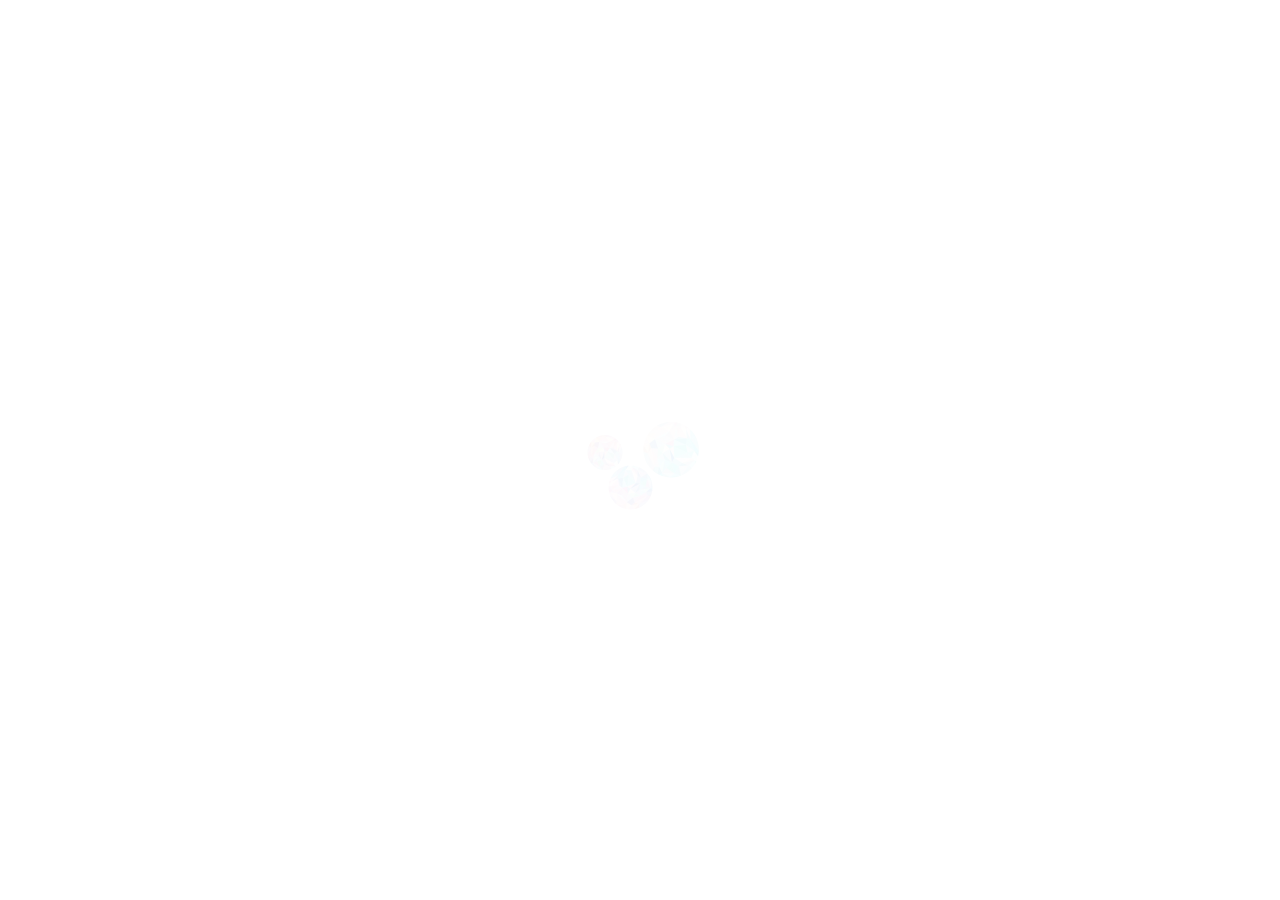
<file: krt/salon828/index.html>
<!DOCTYPE html>
<html lang="ja">
<head>
	<meta charset="utf-8">
	<title>cut-cut-cut</title>
	<meta name="viewport" content="width=device-width">
	<link rel="shortcut icon" href="imgs/logo2.png">
	<!-- Font Awesome -->
	<link rel="stylesheet" href="https://use.fontawesome.com/releases/v5.2.0/css/all.css" integrity="sha384-hWVjflwFxL6sNzntih27bfxkr27PmbbK/iSvJ+a4+0owXq79v+lsFkW54bOGbiDQ" crossorigin="anonymous">
	<link href="style.css" rel="stylesheet">
	<!-- Google font -->
	<link href="https://fonts.googleapis.com/css?family=Sawarabi+Gothic" rel="stylesheet">
	<!-- ローディング用js -->
	<script src="jquery-1.12.1.min.js"></script>
	<script src="fade.js"></script>
</head>
<body>
	<div id="wrap">
		<!-- header -->
		<header>
			<!-- PCmenu -->
			<div id="navpcdiv">
				<nav id="navpc">
					<ul>
						<li><a href="https://suikawa.github.io/portfolio/krt/salon828/index.html"><i class="fas fa-desktop"></i> トップ</a></li>
						<li><a href="https://suikawa.github.io/portfolio/krt/salon828/menu.html"><i class="fas fa-clipboard-list"></i> メニュー・料金</a></li>
						<li><a href="https://suikawa.github.io/portfolio/krt/salon828/shop.html"><i class="fas fa-map-marked-alt"></i> 店舗</a></li>
					</ul>
				</nav>
			</div>
			<div id="topphoto">
				<h1>cut-cut-cut</h1>
			</div>
		</header>

		<div id="call">
			<div>
				<p><i class="fas fa-phone"></i> 092-XXX-XXXX</p>
				<p>受付時間: 10:00～21:00</p>
			</div>
			<a href="form.html"><i class="fas fa-envelope"></i> お問い合わせ</a>
		</div>

		<!-- スマホmenu -->
		<nav id="navs">
			<ul>
				<li><a href="https://suikawa.github.io/portfolio/krt/salon828/index.html">トップ</a></li>
				<li><a href="https://suikawa.github.io/portfolio/krt/salon828/menu.html">料金</a></li>
				<li><a href="https://suikawa.github.io/portfolio/krt/salon828/shop.html">店舗</a></li>
			</ul>
		</nav>

		<div id="word">
			<h2 id="wordinner">体感していただくのは本物のヘアメイク</h2>
			<p>cut-cut-cutは福岡市に展開している美容室です。<br>理想のヘアースタイルからヘアカラー、ヘッドスパからマッサージまで<br>お客様のご要望にお応えします。</p>
			<a href="https://suikawa.github.io/portfolio/krt/salon828/shop.html">店舗情報を見る <i class="fas fa-angle-right"></i></a>
		</div>
		<div id="road">
			<h2>ご利用案内</h2>
			<div id="roadin">
				<a href="https://suikawa.github.io/portfolio/krt/salon828/shop.html">初めてのお客様へ</a>
				<a href="https://suikawa.github.io/portfolio/krt/salon828/form.html">お問い合わせフォーム</a>
			</div>
		</div>
		<div id="maininner">
			<h2>Topics</h2>
			<dl>
				<dt>2018/8/28</dt>
				<dd>・新感覚トリートメントはじめました</dd>
				<dt>2018/8/6</dt>
				<dd>・WEBサイトを開設いたしました。</dd>
			</dl>
		</div>
		
		<!-- footer -->
		<div id ="frontfoot">
			<p>お問い合わせはお気軽にどうぞ</p>
			<a href="https://suikawa.github.io/portfolio/krt/salon828/form.html">お問い合わせフォーム <i class="fas fa-angle-right"></i></a>
		</div>
		<footer>
			<div id="foot">
				<p><a href="https://suikawa.github.io/portfolio/krt/salon828/index.html"><i class="fas fa-desktop"></i><br>トップ</a></p>
				<p><a href="https://suikawa.github.io/portfolio/krt/salon828/menu.html"><i class="fas fa-clipboard-list"></i><br>料金</a></p>
				<p><a href="https://suikawa.github.io/portfolio/krt/salon828/shop.html"><i class="fas fa-map-marked-alt"></i><br>店舗</a></p>
			</div>
			<p id="copy">© 2018 Kawanami</p>
		</footer>
	</div>

	<script>
	    deley_time = 3000; //フェードアニメーションのスピード 1000 = 1秒
	    image_list = [
	    　 "imgs/cutcutcutlogo3.gif",
	    ]
	</script>
</body>
</html>
</file>
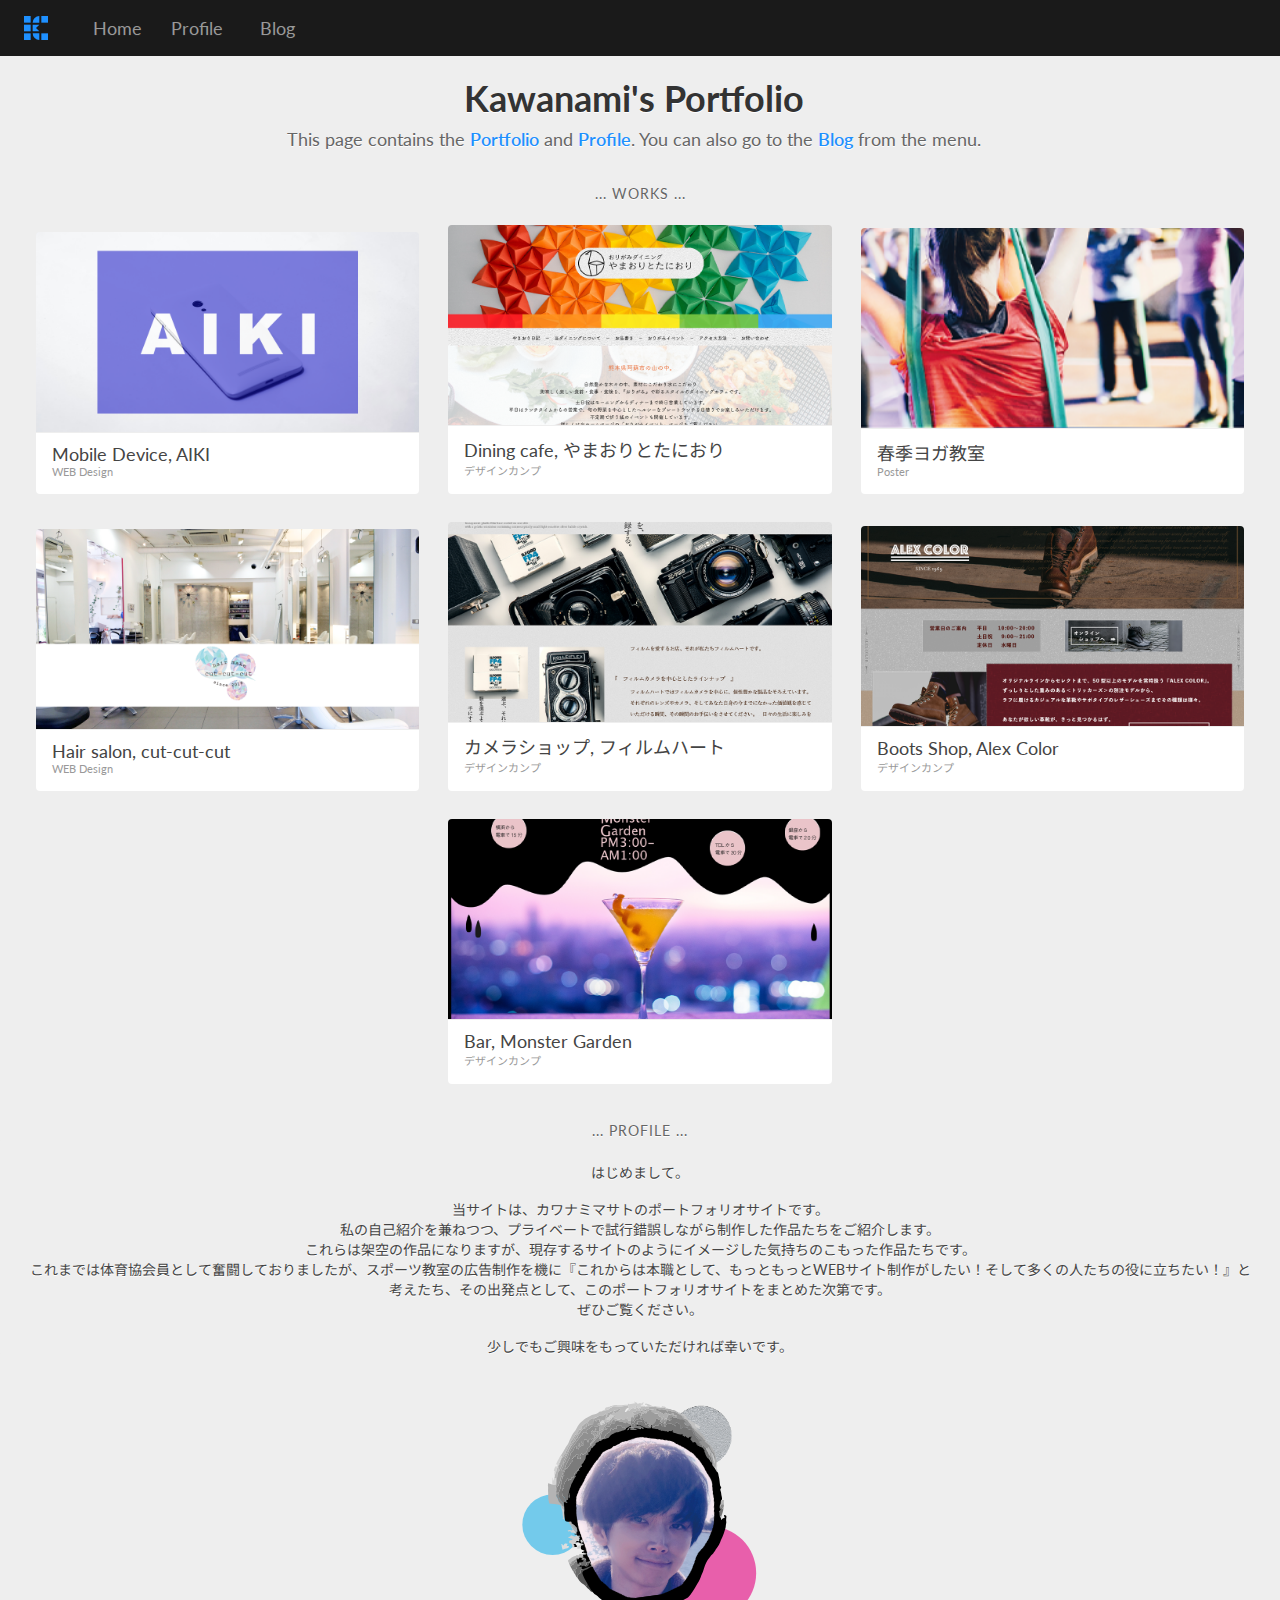
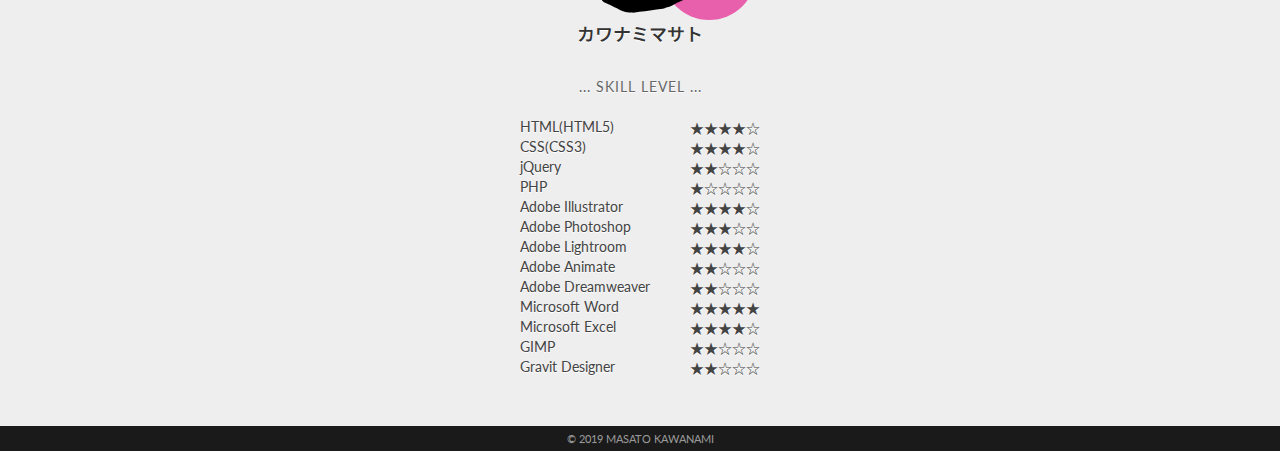
<file: krt/portfolio.html>
<!DOCTYPE html>
<html lang="ja">
<head>
	<meta charset="UTF-8">
	<title>カワナミPortfolio</title>
	<!-- ビューポート -->
	<meta name="viewport" content="width=device-width">
	<!-- ファビコン -->
	<link rel="shortcut icon" href="web_img/icon_path_3.png">
	<!-- link css -->
	<link href="css/portfolio.css" rel="stylesheet">
	<!-- Google font -->
	<link href="https://fonts.googleapis.com/css?family=Lato:400,700|Noto+Sans+JP:400,700" rel="stylesheet">
</head>
<body>
	<div id="wrap">
		<!-- ヘッダー -->
		<header>
			<a href="https://suikawa.github.io/portfolio/krt/portfolio.html" class="path"><img src="web_img/icon_path_3.svg" title="Kawanami's Portfolio" alt="ポートフォリオのメインアイコン"></a>
			<nav>
				<ul>
					<li><a href="https://suikawa.github.io/portfolio/krt/portfolio.html">Home</a></li>
					<li><a href="#profile_info">Profile</a></li>
					<li><a href="https://note.mu/suikawa" target="_blank">Blog</a></li>
				</ul>
			</nav>
		</header>
		<!-- はじめに -->
		<section class="intro_manual">
			<h1>Kawanami's Portfolio</h1>
			<span>This page contains the <a href="#wrap" class="blue">Portfolio</a> and <a href="#profile_info" class="blue">Profile</a>.</span>
			<span>You can also go to the <a href="https://note.mu/suikawa" target="_blank" class="blue">Blog</a> from the menu.</span>
		</section>
		<!-- 作品 -->
		<section class="works_grid">
			<div class="grid_hp">
				<p class="manual_word">... works ...</p>
					<div class="hp"><a href="https://suikawa.github.io/portfolio/krt/works_aiki.html"><img src="web_img/web_aiki.png" title="株式会社AIKI" alt="株式会社アイキのホームページ"></a>
					 <div class="works_info"><a href="https://suikawa.github.io/portfolio/krt/works_aiki.html" class="info_intro">Mobile Device, AIKI</a><br><p class="info_outro">WEB Design</p></div></div>

					<div class="hp"><a href="https://suikawa.github.io/portfolio/krt/works_origamicafe.html"><img src="web_img/web_origamicafe.png" title="折り紙ダイニング　やまおりとたにおり" alt="ダイニングカフェのデザインカンプ"></a>
					 <div class="works_info"><a href="https://suikawa.github.io/portfolio/krt/works_origamicafe.html" class="info_intro">Dining cafe, やまおりとたにおり</a><br><p class="info_outro">デザインカンプ</p></div></div>

					<div class="hp"><a href="https://suikawa.github.io/portfolio/krt/works_yoga_class.html"><img src="web_img/works_yoga_class.png" title="春のヨガ教室" alt="春のヨガ教室の受講者募集ポスター"></a>
					 <div class="works_info"><a href="https://suikawa.github.io/portfolio/krt/works_yoga_class.html" class="info_intro">春季ヨガ教室</a><br><p class="info_outro">Poster</p></div></div>

					<div class="hp"><a href="https://suikawa.github.io/portfolio/krt/works_cutcutcut.html"><img src="web_img/web_cutcutcut.png" title="美容室cut-cut-cut" alt="美容室カットカットカットのホームページ"></a>
					 <div class="works_info"><a href="https://suikawa.github.io/portfolio/krt/works_cutcutcut.html" class="info_intro">Hair salon, cut-cut-cut</a><br><p class="info_outro">WEB Design</p></div></div>

					<div class="hp"><a href="https://suikawa.github.io/portfolio/krt/works_filmcam.html"><img src="web_img/web_filmcam.png" title="カメラ屋フィルムハート" alt="カメラ販売会社フィルムハートのデザインカンプ"></a>
					 <div class="works_info"><a href="https://suikawa.github.io/portfolio/krt/works_filmcam.html" class="info_intro">カメラショップ, フィルムハート</a><br><p class="info_outro">デザインカンプ</p></div></div>
					
					<div class="hp"><a href="https://suikawa.github.io/portfolio/krt/works_bootsshop.html"><img src="web_img/web_bootsshop.png" title="ブーツショップAlexColor" alt="ブーツショップアレックスカラーのデザインカンプ"></a>
					 <div class="works_info"><a href="https://suikawa.github.io/portfolio/krt/works_bootsshop.html" class="info_intro">Boots Shop, Alex Color</a><br><p class="info_outro">デザインカンプ</p></div></div>
					
					<div class="hp"><a href="https://suikawa.github.io/portfolio/krt/works_neonbar.html"><img src="web_img/web_neonbar.png" title="BARモンスターガーデン" alt="バー、モンスターガーデンのデザインカンプ"></a>
					 <div class="works_info"><a href="https://suikawa.github.io/portfolio/krt/works_neonbar.html" class="info_intro">Bar, Monster Garden</a><br><p class="info_outro">デザインカンプ</p></div></div>
			</div>
		</section>
		<!-- プロフィール -->
		<p class="manual_word">... profile ...</p>
		<section id="profile_info">
				<p>はじめまして。</p><br>
				<p>当サイトは、カワナミマサトのポートフォリオサイトです。</p>
				<p>私の自己紹介を兼ねつつ、プライベートで試行錯誤しながら制作した作品たちをご紹介します。<br>これらは架空の作品になりますが、現存するサイトのようにイメージした気持ちのこもった作品たちです。</p>
				<p>これまでは体育協会員として奮闘しておりましたが、スポーツ教室の広告制作を機に『これからは本職として、もっともっとWEBサイト制作がしたい！そして多くの人たちの役に立ちたい！』と考えたち、その出発点として、このポートフォリオサイトをまとめた次第です。</p>
				<p>ぜひご覧ください。</p><br>
				<p>少しでもご興味をもっていただければ幸いです。</p>
   		</section>
   		<!-- 顔画像 -->
		<p class="face_image"><img src="web_img/myface_4.svg" title="カワナミマサト" alt="カワナミマサトの顔写真">カワナミマサト</p>
		<!-- スキルレベル -->
		<p class="manual_word">... Skill Level ...</p>
   		<section class="profile_skill">
   			<div class="skill_grid">
	   				<div class="skill_list"><span class="skill_before">HTML(HTML5)</span><span class="skill_after">★★★★☆</span></div>
	   				<div class="skill_list"><span class="skill_before">CSS(CSS3)</span><span class="skill_after">★★★★☆</span></div>
	   				<div class="skill_list"><span class="skill_before">jQuery</span><span class="skill_after">★★☆☆☆</span></div>
	   				<div class="skill_list"><span class="skill_before">PHP</span><span class="skill_after">★☆☆☆☆</span></div>
	   				<div class="skill_list"><span class="skill_before">Adobe Illustrator</span><span class="skill_after">★★★★☆</span></div>
	   				<div class="skill_list"><span class="skill_before">Adobe Photoshop</span><span class="skill_after">★★★☆☆</span></div>
	   				<div class="skill_list"><span class="skill_before">Adobe Lightroom</span><span class="skill_after">★★★★☆</span></div>
	   				<div class="skill_list"><span class="skill_before">Adobe Animate</span><span class="skill_after">★★☆☆☆</span></div>
	   				<div class="skill_list"><span class="skill_before">Adobe Dreamweaver</span><span class="skill_after">★★☆☆☆</span></div>
	   				<div class="skill_list"><span class="skill_before">Microsoft Word</span><span class="skill_after">★★★★★</span></div>
	   				<div class="skill_list"><span class="skill_before">Microsoft Excel</span><span class="skill_after">★★★★☆</span></div>
	   				<div class="skill_list"><span class="skill_before">GIMP</span><span class="skill_after">★★☆☆☆</span></div>
					<div class="skill_list"><span class="skill_before">Gravit Designer</span><span class="skill_after">★★☆☆☆</span></div>
   			</div>
		</section>
		<!-- フッター -->
		<footer> 
			<p id="copyright">&copy; 2019 MASATO KAWANAMI</p>
		</footer>
	</div>
</body>
</html>
</file>
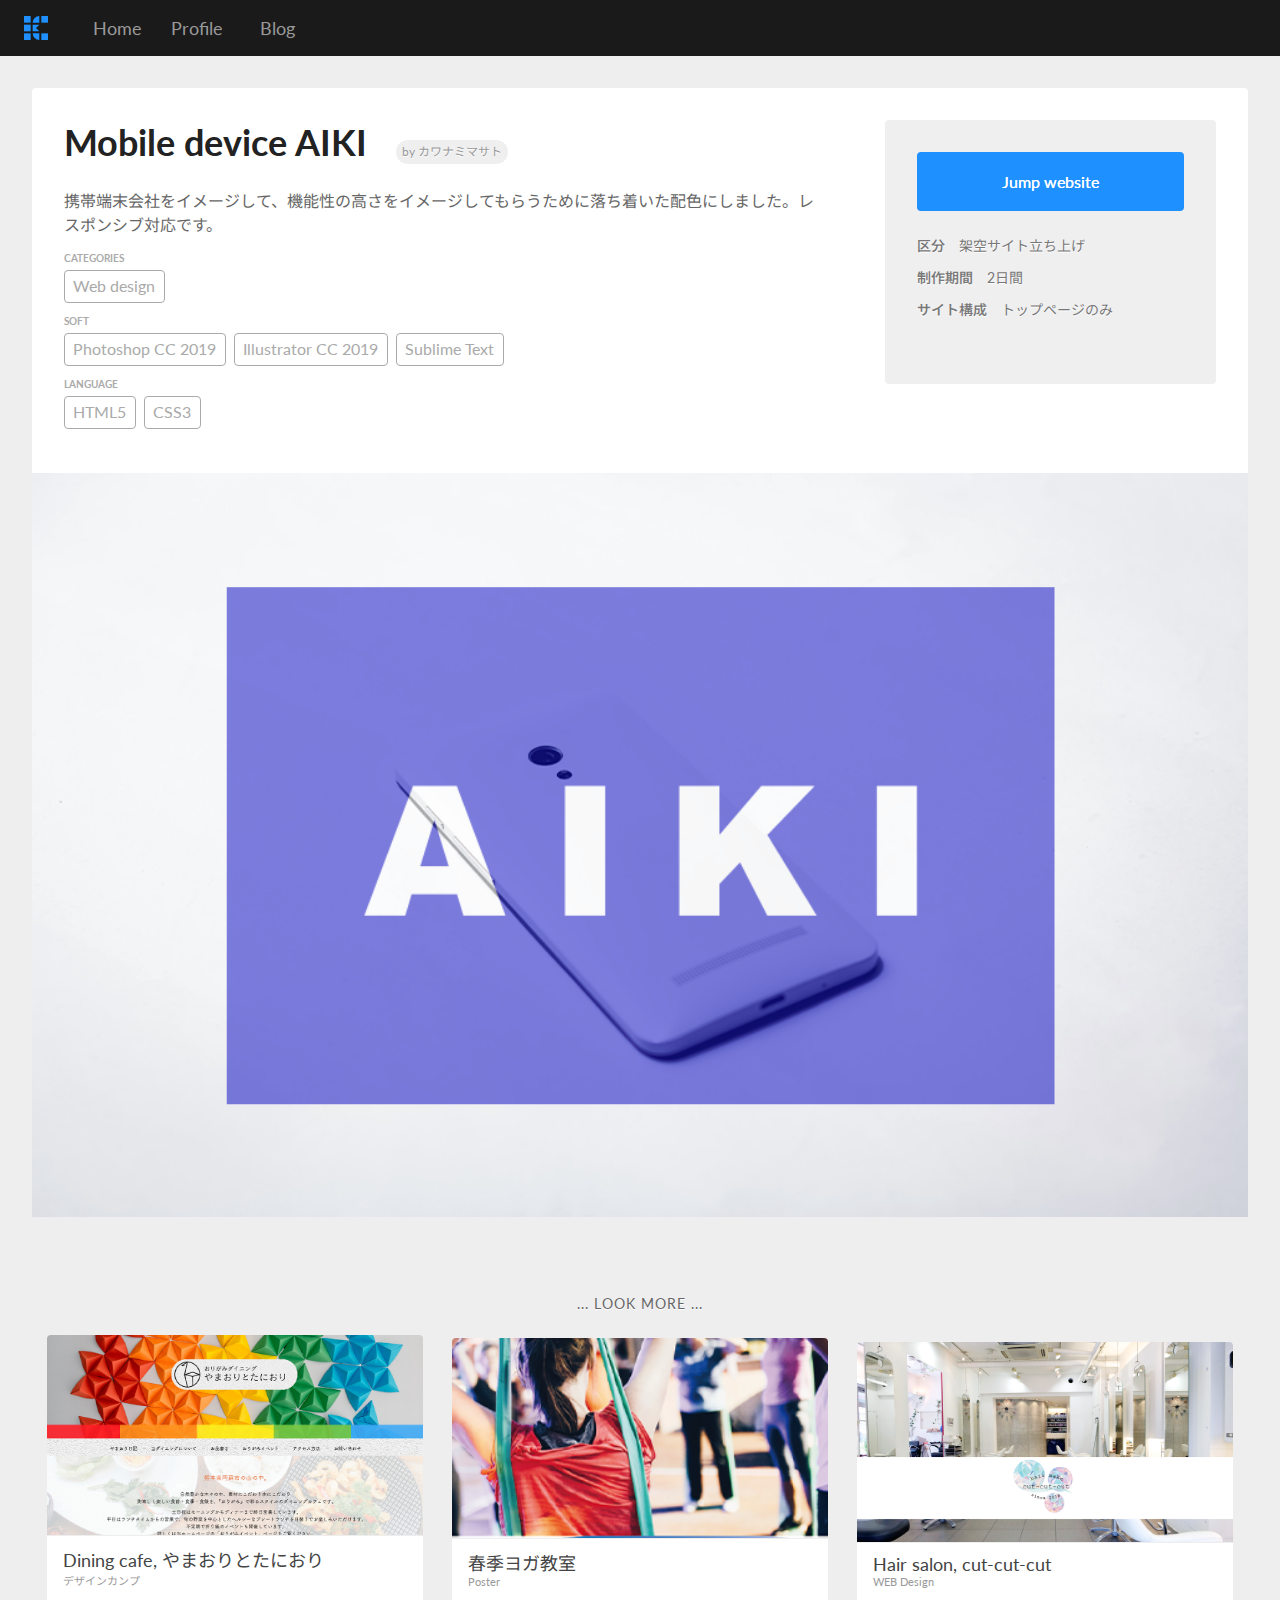
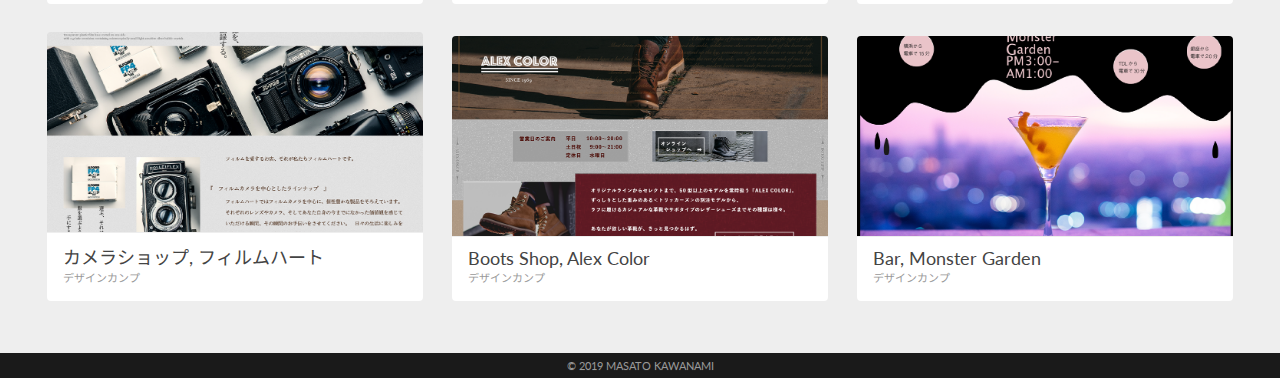
<file: krt/works_aiki.html>
<!DOCTYPE html>
<html lang="ja">
<head>
	<meta charset="utf-8">
	<title>モバイルデバイスのAIKI 紹介ページ</title>
	<!-- ビューポート -->
	<meta name="viewport" content="width=device-width">
	<!-- ファビコン -->
	<link rel="shortcut icon" href="web_img/icon_path_3.png">
	<!-- link css -->
	<link href="css/works_bese.css" rel="stylesheet">
	<!-- Google font -->
	<link href="https://fonts.googleapis.com/css?family=Lato:400,700|Noto+Sans+JP:400,700" rel="stylesheet">
</head>
<body>
	<div id="wrap">
	<!-- ヘッダー -->
		<header>
			<a href="https://suikawa.github.io/portfolio/krt/portfolio.html" class="path"><img src="web_img/icon_path_3.svg" title="Kawanami's Portfolio" alt="ポートフォリオのメインアイコン"></a>
			<nav>
				<ul>
					<li><a href="https://suikawa.github.io/portfolio/krt/portfolio.html">Home</a></li>
					<li><a href="https://suikawa.github.io/portfolio/krt/portfolio.html #profile_info">Profile</a></li>
					<li><a href="https://note.mu/suikawa" target="_blank">Blog</a></li>
				</ul>
			</nav>
		</header>
<section class="manual_site">
	<section class="manual_site_inside">
	<!-- 作品説明 前半-->
		<section class="intro_manual">
			<h1><a href="https://suikawa.github.io/portfolio/krt/web_design/AIKI/AIKI.html">Mobile device AIKI</a></h1>
			<p class="name">by カワナミマサト</p>
			<p class="text">携帯端末会社をイメージして、機能性の高さをイメージしてもらうために落ち着いた配色にしました。レスポンシブ対応です。</p>
			<h2>CATEGORIES</h2>
			<span>Web design</span>
			<h2>SOFT</h2>
			<span>Photoshop CC 2019</span><span>Illustrator CC 2019</span><span>Sublime Text</span>
			<h2>LANGUAGE</h2>
			<span>HTML5</span><span>CSS3</span>
		</section>
	<!-- 作品説明 後半 -->
		<section class="intro_sub">
			<p class="sub_btn"><a href="https://suikawa.github.io/portfolio/krt/web_design/AIKI/AIKI.html">Jump website</a></p>
			<div class="manual_list"><span class="manual_before">区分</span><span class="manual_after">架空サイト立ち上げ</span></div>
			<div class="manual_list"><span class="manual_before">制作期間</span><span class="manual_after">2日間</span></div>
			<div class="manual_list"><span class="manual_before">サイト構成</span><span class="manual_after">トップページのみ</span></div>
		</section>
	</section>

		<section class="site_img">
			<p id="web_design"><img src="web_img/web_aiki.png" title="Mobile device AIKI" alt="株式会社アイキのサイトイメージ画像"></p>
		</section>
	
</section>
	<!-- その他の作品 -->
		<p class="manual_word">... Look more ...</p>
		<section class="works_grid">
			<div class="grid_hp">
				
					<div class="hp"><a href="https://suikawa.github.io/portfolio/krt/works_origamicafe.html"><img src="web_img/web_origamicafe.png" title="折り紙ダイニング　やまおりとたにおり" alt="ダイニングカフェのデザインカンプ"></a>
					 <div class="works_info"><a href="https://suikawa.github.io/portfolio/krt/works_origamicafe.html" class="info_intro">Dining cafe, やまおりとたにおり</a><br><p class="info_outro">デザインカンプ</p></div></div>

					<div class="hp"><a href="https://suikawa.github.io/portfolio/krt/works_yoga_class.html"><img src="web_img/works_yoga_class.png" title="春のヨガ教室" alt="春のヨガ教室の受講者募集ポスター"></a>
					 <div class="works_info"><a href="https://suikawa.github.io/portfolio/krt/works_yoga_class.html" class="info_intro">春季ヨガ教室</a><br><p class="info_outro">Poster</p></div></div>

					<div class="hp"><a href="https://suikawa.github.io/portfolio/krt/works_cutcutcut.html"><img src="web_img/web_cutcutcut.png" title="美容室cut-cut-cut" alt="美容室カットカットカットのホームページ"></a>
					 <div class="works_info"><a href="https://suikawa.github.io/portfolio/krt/works_cutcutcut.html" class="info_intro">Hair salon, cut-cut-cut</a><br><p class="info_outro">WEB Design</p></div></div>

					<div class="hp"><a href="https://suikawa.github.io/portfolio/krt/works_filmcam.html"><img src="web_img/web_filmcam.png" title="カメラ屋フィルムハート" alt="カメラ販売会社フィルムハートのデザインカンプ"></a>
					 <div class="works_info"><a href="https://suikawa.github.io/portfolio/krt/works_filmcam.html" class="info_intro">カメラショップ, フィルムハート</a><br><p class="info_outro">デザインカンプ</p></div></div>
					
					<div class="hp"><a href="https://suikawa.github.io/portfolio/krt/works_bootsshop.html"><img src="web_img/web_bootsshop.png" title="ブーツショップAlexColor" alt="ブーツショップアレックスカラーのデザインカンプ"></a>
					 <div class="works_info"><a href="https://suikawa.github.io/portfolio/krt/works_bootsshop.html" class="info_intro">Boots Shop, Alex Color</a><br><p class="info_outro">デザインカンプ</p></div></div>
					
					<div class="hp"><a href="https://suikawa.github.io/portfolio/krt/works_neonbar.html"><img src="web_img/web_neonbar.png" title="BARモンスターガーデン" alt="バー、モンスターガーデンのデザインカンプ"></a>
					 <div class="works_info"><a href="https://suikawa.github.io/portfolio/krt/works_neonbar.html" class="info_intro">Bar, Monster Garden</a><br><p class="info_outro">デザインカンプ</p></div></div>
			</div>
		</section>
<!-- フッター -->
		<footer>
			<p id="copyright">&copy; 2019 MASATO KAWANAMI</p>
		</footer>
	</div>
</body>
</html>
</file>
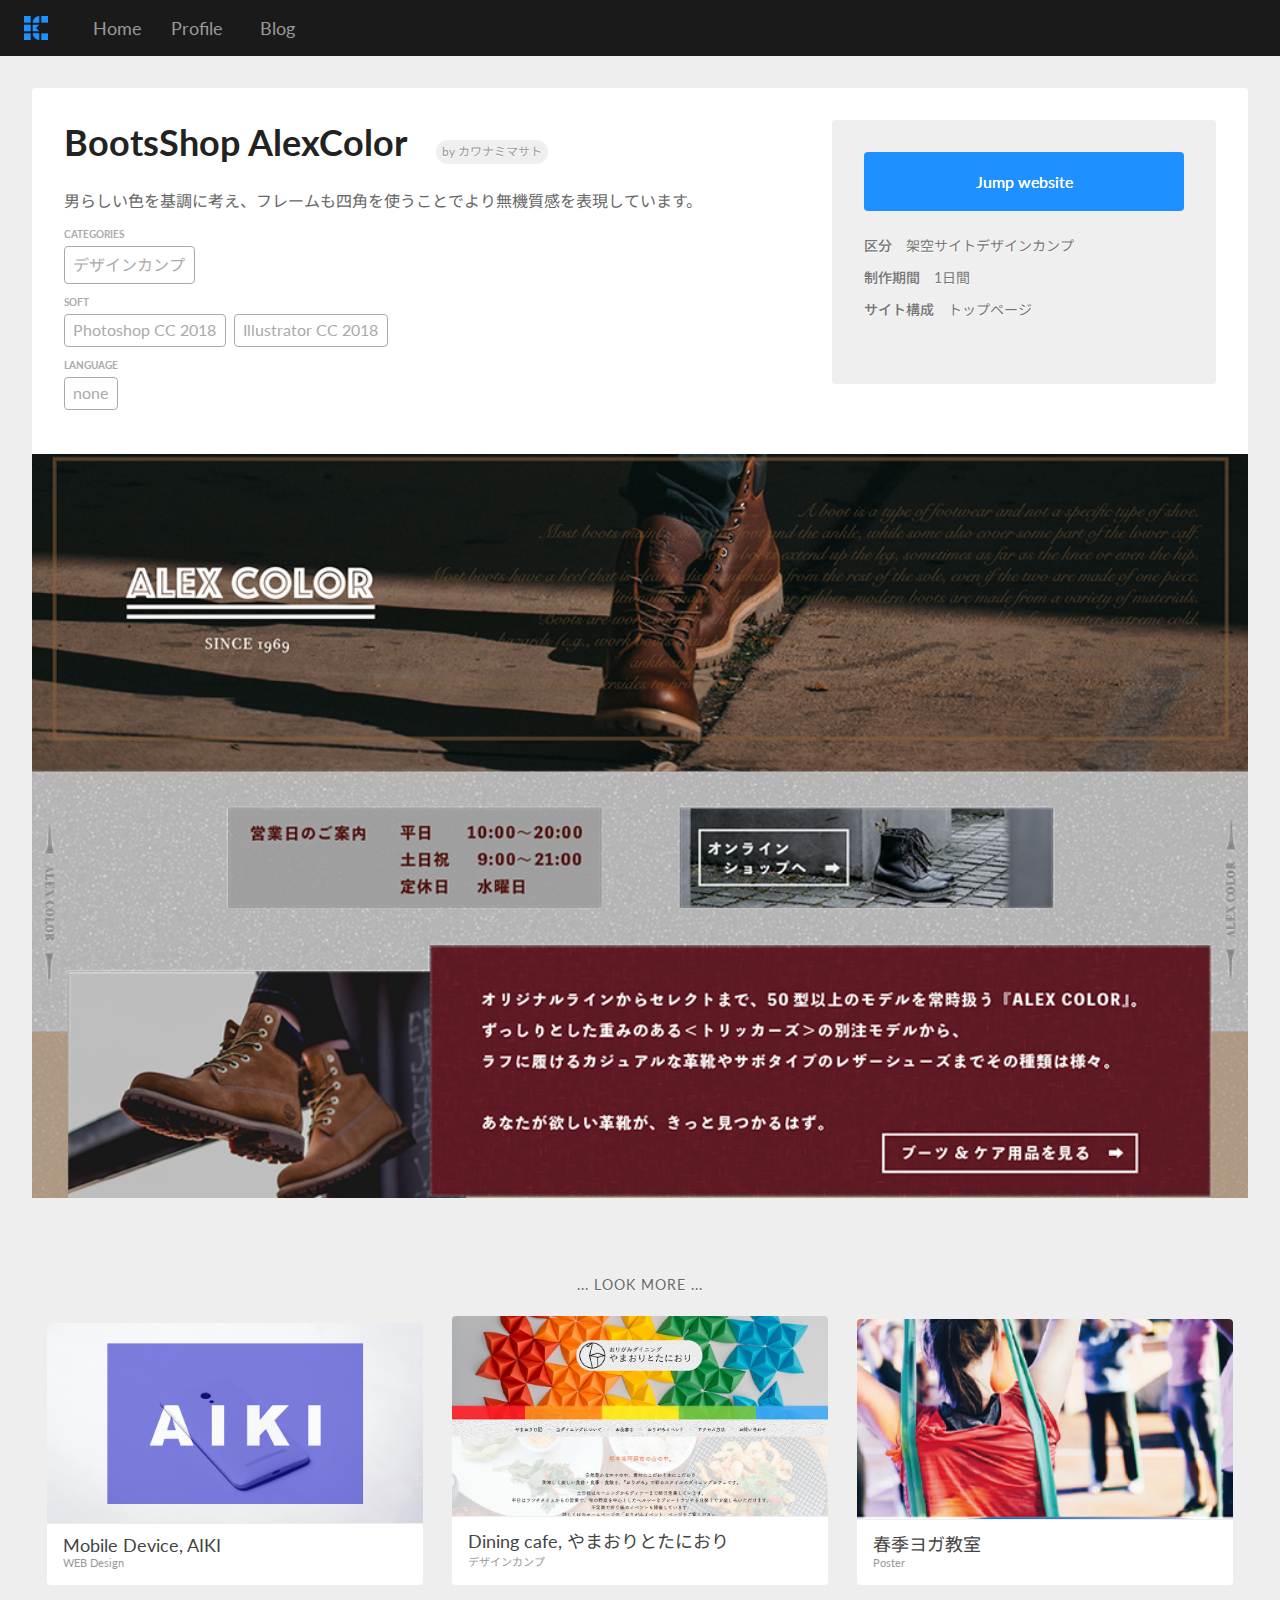
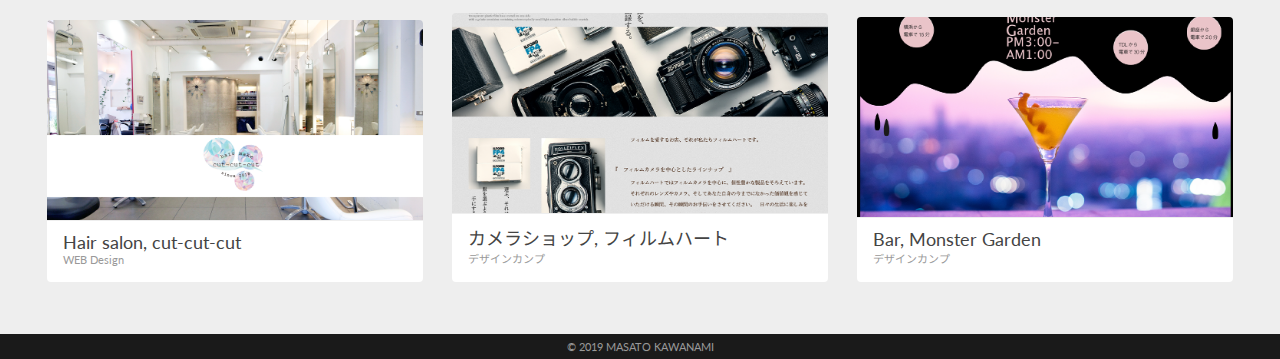
<file: krt/works_bootsshop.html>
<!DOCTYPE html>
<html lang="ja">
<head>
	<meta charset="utf-8">
	<title>BootsShop AlexColor 紹介ページ</title>
	<!-- ビューポート -->
	<meta name="viewport" content="width=device-width">
	<!-- ファビコン -->
	<link rel="shortcut icon" href="web_img/icon_path_3.png">
	<!-- link css -->
	<link href="css/works_bese.css" rel="stylesheet">
	<!-- Google font -->
	<link href="https://fonts.googleapis.com/css?family=Lato:400,700|Noto+Sans+JP:400,700" rel="stylesheet">
</head>
<body>
	<div id="wrap">
	<!-- ヘッダー -->
		<header>
			<a href="https://main-naminami.ssl-lolipop.jp/portfolio/portfolio.html" class="path"><img src="web_img/icon_path_3.svg" title="Kawanami's Portfolio" alt="ポートフォリオのメインアイコン"></a>
			<nav>
				<ul>
					<li><a href="https://suikawa.github.io/portfolio/krt/portfolio.html">Home</a></li>
					<li><a href="https://suikawa.github.io/portfolio/krt/portfolio.html #profile_info">Profile</a></li>
					<li><a href="https://note.mu/suikawa" target="_blank">Blog</a></li>
				</ul>
			</nav>
		</header>
<section class="manual_site">
	<section class="manual_site_inside">
	<!-- 作品説明 前半-->
		<section class="intro_manual">
			<h1><a href="web_img/bootsshop.png">BootsShop AlexColor</a></h1>
			<p class="name">by カワナミマサト</p>
			<p class="text">男らしい色を基調に考え、フレームも四角を使うことでより無機質感を表現しています。</p>
			<h2>CATEGORIES</h2>
			<span>デザインカンプ</span>
			<h2>SOFT</h2>
			<span>Photoshop CC 2018</span><span>Illustrator CC 2018</span>
			<h2>LANGUAGE</h2>
			<span>none</span>
		</section>
	<!-- 作品説明 後半 -->
		<section class="intro_sub">
			<p class="sub_btn"><a href="web_img/bootsshop.png">Jump website</a></p>
			<div class="manual_list"><span class="manual_before">区分</span><span class="manual_after">架空サイトデザインカンプ</span></div>
			<div class="manual_list"><span class="manual_before">制作期間</span><span class="manual_after">1日間</span></div>
			<div class="manual_list"><span class="manual_before">サイト構成</span><span class="manual_after">トップページ</span></div>
		</section>
	</section>

		<section class="site_img">
			<p id="web_design"><img src="web_img/web_bootsshop.png" title="BootsShop AlexColor" alt="ブーツショップのデザインカンプ"></p>
		</section>
	
</section>
	<!-- その他の作品 -->
		<p class="manual_word">... Look more ...</p>
		<section class="works_grid">
			<div class="grid_hp">

					<div class="hp"><a href="https://suikawa.github.io/portfolio/krt/works_aiki.html"><img src="web_img/web_aiki.png" title="株式会社AIKI" alt="株式会社アイキのホームページ"></a>
					 <div class="works_info"><a href="https://suikawa.github.io/portfolio/krt/works_aiki.html" class="info_intro">Mobile Device, AIKI</a><br><p class="info_outro">WEB Design</p></div></div>

					<div class="hp"><a href="https://suikawa.github.io/portfolio/krt/works_origamicafe.html"><img src="web_img/web_origamicafe.png" title="折り紙ダイニング　やまおりとたにおり" alt="ダイニングカフェのデザインカンプ"></a>
					 <div class="works_info"><a href="https://suikawa.github.io/portfolio/krt/works_origamicafe.html" class="info_intro">Dining cafe, やまおりとたにおり</a><br><p class="info_outro">デザインカンプ</p></div></div>

					<div class="hp"><a href="https://suikawa.github.io/portfolio/krt/works_yoga_class.html"><img src="web_img/works_yoga_class.png" title="春のヨガ教室" alt="春のヨガ教室の受講者募集ポスター"></a>
					 <div class="works_info"><a href="https://suikawa.github.io/portfolio/krt/works_yoga_class.html" class="info_intro">春季ヨガ教室</a><br><p class="info_outro">Poster</p></div></div>

					<div class="hp"><a href="https://suikawa.github.io/portfolio/krt/works_cutcutcut.html"><img src="web_img/web_cutcutcut.png" title="美容室cut-cut-cut" alt="美容室カットカットカットのホームページ"></a>
					 <div class="works_info"><a href="https://suikawa.github.io/portfolio/krt/works_cutcutcut.html" class="info_intro">Hair salon, cut-cut-cut</a><br><p class="info_outro">WEB Design</p></div></div>

					<div class="hp"><a href="https://suikawa.github.io/portfolio/krt/works_filmcam.html"><img src="web_img/web_filmcam.png" title="カメラ屋フィルムハート" alt="カメラ販売会社フィルムハートのデザインカンプ"></a>
					 <div class="works_info"><a href="https://suikawa.github.io/portfolio/krt/works_filmcam.html" class="info_intro">カメラショップ, フィルムハート</a><br><p class="info_outro">デザインカンプ</p></div></div>
					
					<div class="hp"><a href="https://suikawa.github.io/portfolio/krt/works_neonbar.html"><img src="web_img/web_neonbar.png" title="BARモンスターガーデン" alt="バー、モンスターガーデンのデザインカンプ"></a>
					 <div class="works_info"><a href="https://suikawa.github.io/portfolio/krt/works_neonbar.html" class="info_intro">Bar, Monster Garden</a><br><p class="info_outro">デザインカンプ</p></div></div>
			</div>
		</section>
<!-- フッター -->
		<footer>
			<p id="copyright">&copy; 2019 MASATO KAWANAMI</p>
		</footer>
	</div>
</body>
</html>
</file>
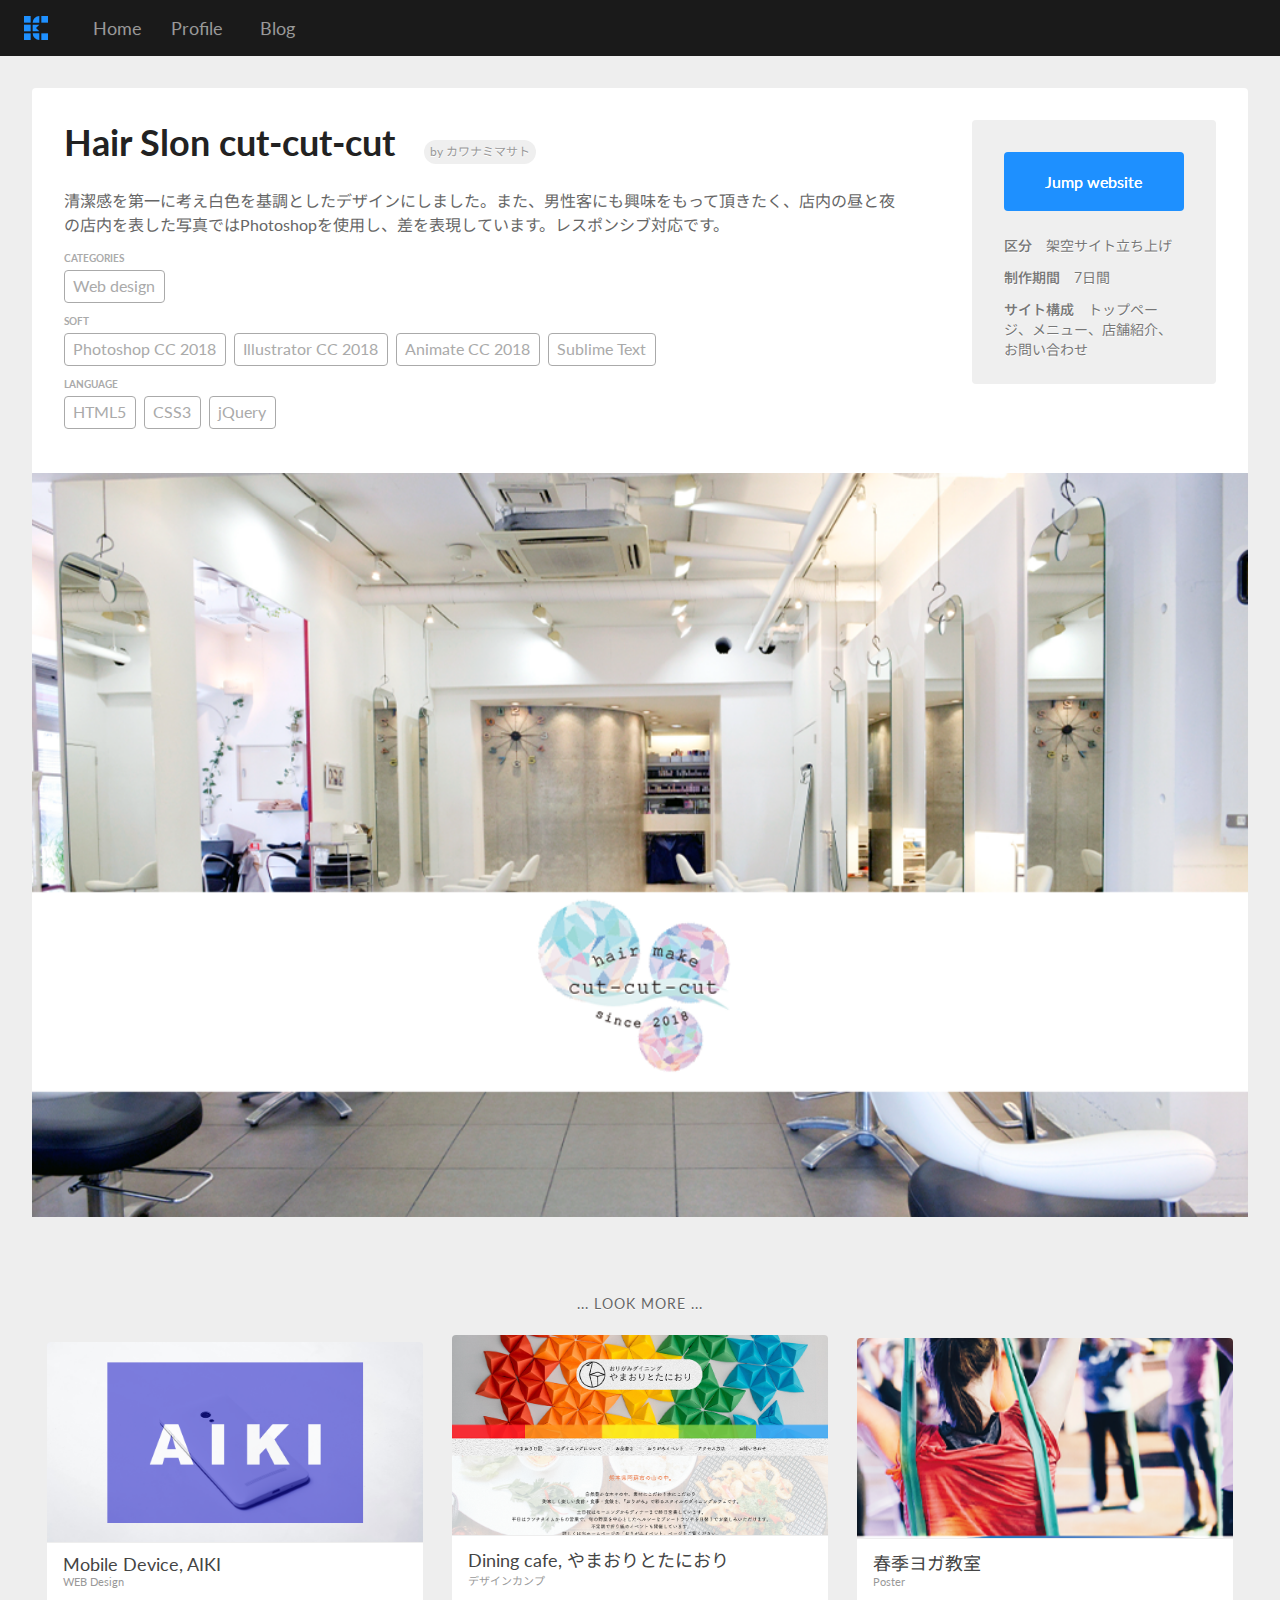
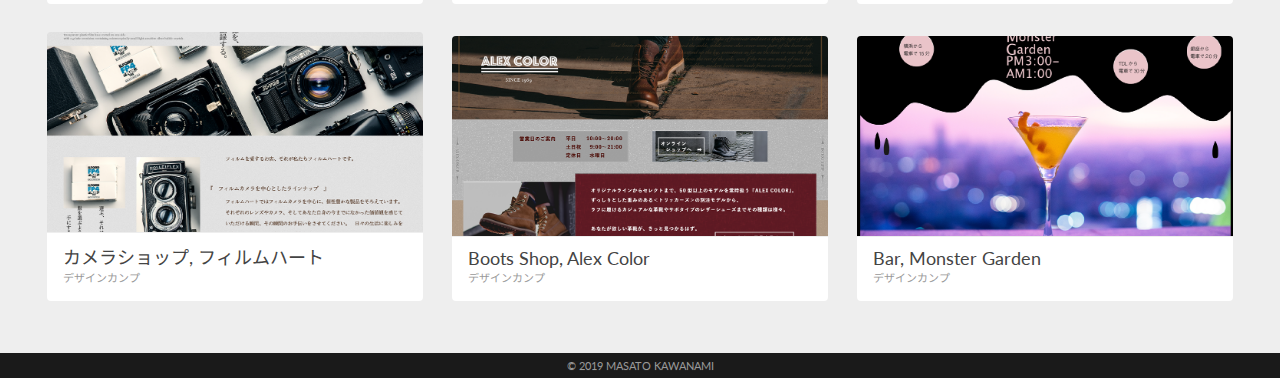
<file: krt/works_cutcutcut.html>
<!DOCTYPE html>
<html lang="ja">
<head>
	<meta charset="utf-8">
	<title>美容室cut-cut-cut 紹介ページ</title>
	<!-- ビューポート -->
	<meta name="viewport" content="width=device-width">
	<!-- ファビコン -->
	<link rel="shortcut icon" href="web_img/icon_path_3.png">
	<!-- link css -->
	<link href="css/works_bese.css" rel="stylesheet">
	<!-- Google font -->
	<link href="https://fonts.googleapis.com/css?family=Lato:400,700|Noto+Sans+JP:400,700" rel="stylesheet">
</head>
<body>
	<div id="wrap">
	<!-- ヘッダー -->
		<header>
			<a href="https://suikawa.github.io/portfolio/krt/portfolio.html" class="path"><img src="web_img/icon_path_3.svg" title="Kawanami's Portfolio" alt="ポートフォリオのメインアイコン"></a>
			<nav>
				<ul>
					<li><a href="https://suikawa.github.io/portfolio/krt/portfolio.html">Home</a></li>
					<li><a href="https://suikawa.github.io/portfolio/krt/portfolio.html #profile_info">Profile</a></li>
					<li><a href="https://note.mu/suikawa" target="_blank">Blog</a></li>
				</ul>
			</nav>
		</header>
<section class="manual_site">
	<section class="manual_site_inside">
	<!-- 作品説明 前半-->
		<section class="intro_manual">
			<h1><a href="https://suikawa.github.io/portfolio/krt/salon828/index.html">Hair Slon cut-cut-cut</a></h1>
			<p class="name">by カワナミマサト</p>
			<p class="text">清潔感を第一に考え白色を基調としたデザインにしました。また、男性客にも興味をもって頂きたく、店内の昼と夜の店内を表した写真ではPhotoshopを使用し、差を表現しています。レスポンシブ対応です。</p>
			<h2>CATEGORIES</h2>
			<span>Web design</span>
			<h2>SOFT</h2>
			<span>Photoshop CC 2018</span><span>Illustrator CC 2018</span><span>Animate CC 2018</span><span>Sublime Text</span>
			<h2>LANGUAGE</h2>
			<span>HTML5</span><span>CSS3</span><span>jQuery</span>
		</section>
	<!-- 作品説明 後半 -->
		<section class="intro_sub">
			<p class="sub_btn"><a href="https://suikawa.github.io/portfolio/krt/salon828/index.html">Jump website</a></p>
			<div class="manual_list"><span class="manual_before">区分</span><span class="manual_after">架空サイト立ち上げ</span></div>
			<div class="manual_list"><span class="manual_before">制作期間</span><span class="manual_after">7日間</span></div>
			<div class="manual_list"><span class="manual_before">サイト構成</span><span class="manual_after">トップページ、メニュー、店舗紹介、お問い合わせ</span></div>
		</section>
	</section>

		<section class="site_img">
			<p id="web_design"><img src="web_img/web_cutcutcut.png" title="Hair Slon cut-cut-cut" alt="美容室カットカットカットのサイトイメージ画像"></p>
		</section>
	
</section>
	<!-- その他の作品 -->
		<p class="manual_word">... Look more ...</p>
		<section class="works_grid">
			<div class="grid_hp">

					<div class="hp"><a href="https://suikawa.github.io/portfolio/krt/works_aiki.html"><img src="web_img/web_aiki.png" title="株式会社AIKI" alt="株式会社アイキのホームページ"></a>
					 <div class="works_info"><a href="https://suikawa.github.io/portfolio/krt/works_aiki.html" class="info_intro">Mobile Device, AIKI</a><br><p class="info_outro">WEB Design</p></div></div>

					<div class="hp"><a href="https://suikawa.github.io/portfolio/krt/works_origamicafe.html"><img src="web_img/web_origamicafe.png" title="折り紙ダイニング　やまおりとたにおり" alt="ダイニングカフェのデザインカンプ"></a>
					 <div class="works_info"><a href="https://suikawa.github.io/portfolio/krt/works_origamicafe.html" class="info_intro">Dining cafe, やまおりとたにおり</a><br><p class="info_outro">デザインカンプ</p></div></div>

					<div class="hp"><a href="https://suikawa.github.io/portfolio/krt/works_yoga_class.html"><img src="web_img/works_yoga_class.png" title="春のヨガ教室" alt="春のヨガ教室の受講者募集ポスター"></a>
					 <div class="works_info"><a href="https://suikawa.github.io/portfolio/krt/works_yoga_class.html" class="info_intro">春季ヨガ教室</a><br><p class="info_outro">Poster</p></div></div>

					<div class="hp"><a href="https://suikawa.github.io/portfolio/krt/works_filmcam.html"><img src="web_img/web_filmcam.png" title="カメラ屋フィルムハート" alt="カメラ販売会社フィルムハートのデザインカンプ"></a>
					 <div class="works_info"><a href="https://suikawa.github.io/portfolio/krt/works_filmcam.html" class="info_intro">カメラショップ, フィルムハート</a><br><p class="info_outro">デザインカンプ</p></div></div>
					
					<div class="hp"><a href="https://suikawa.github.io/portfolio/krt/works_bootsshop.html"><img src="web_img/web_bootsshop.png" title="ブーツショップAlexColor" alt="ブーツショップアレックスカラーのデザインカンプ"></a>
					 <div class="works_info"><a href="https://suikawa.github.io/portfolio/krt/works_bootsshop.html" class="info_intro">Boots Shop, Alex Color</a><br><p class="info_outro">デザインカンプ</p></div></div>
					
					<div class="hp"><a href="https://suikawa.github.io/portfolio/krt/works_neonbar.html"><img src="web_img/web_neonbar.png" title="BARモンスターガーデン" alt="バー、モンスターガーデンのデザインカンプ"></a>
					 <div class="works_info"><a href="https://suikawa.github.io/portfolio/krt/works_neonbar.html" class="info_intro">Bar, Monster Garden</a><br><p class="info_outro">デザインカンプ</p></div></div>
			</div>
		</section>
<!-- フッター -->
		<footer>
			<p id="copyright">&copy; 2019 MASATO KAWANAMI</p>
		</footer>
	</div>
</body>
</html>
</file>
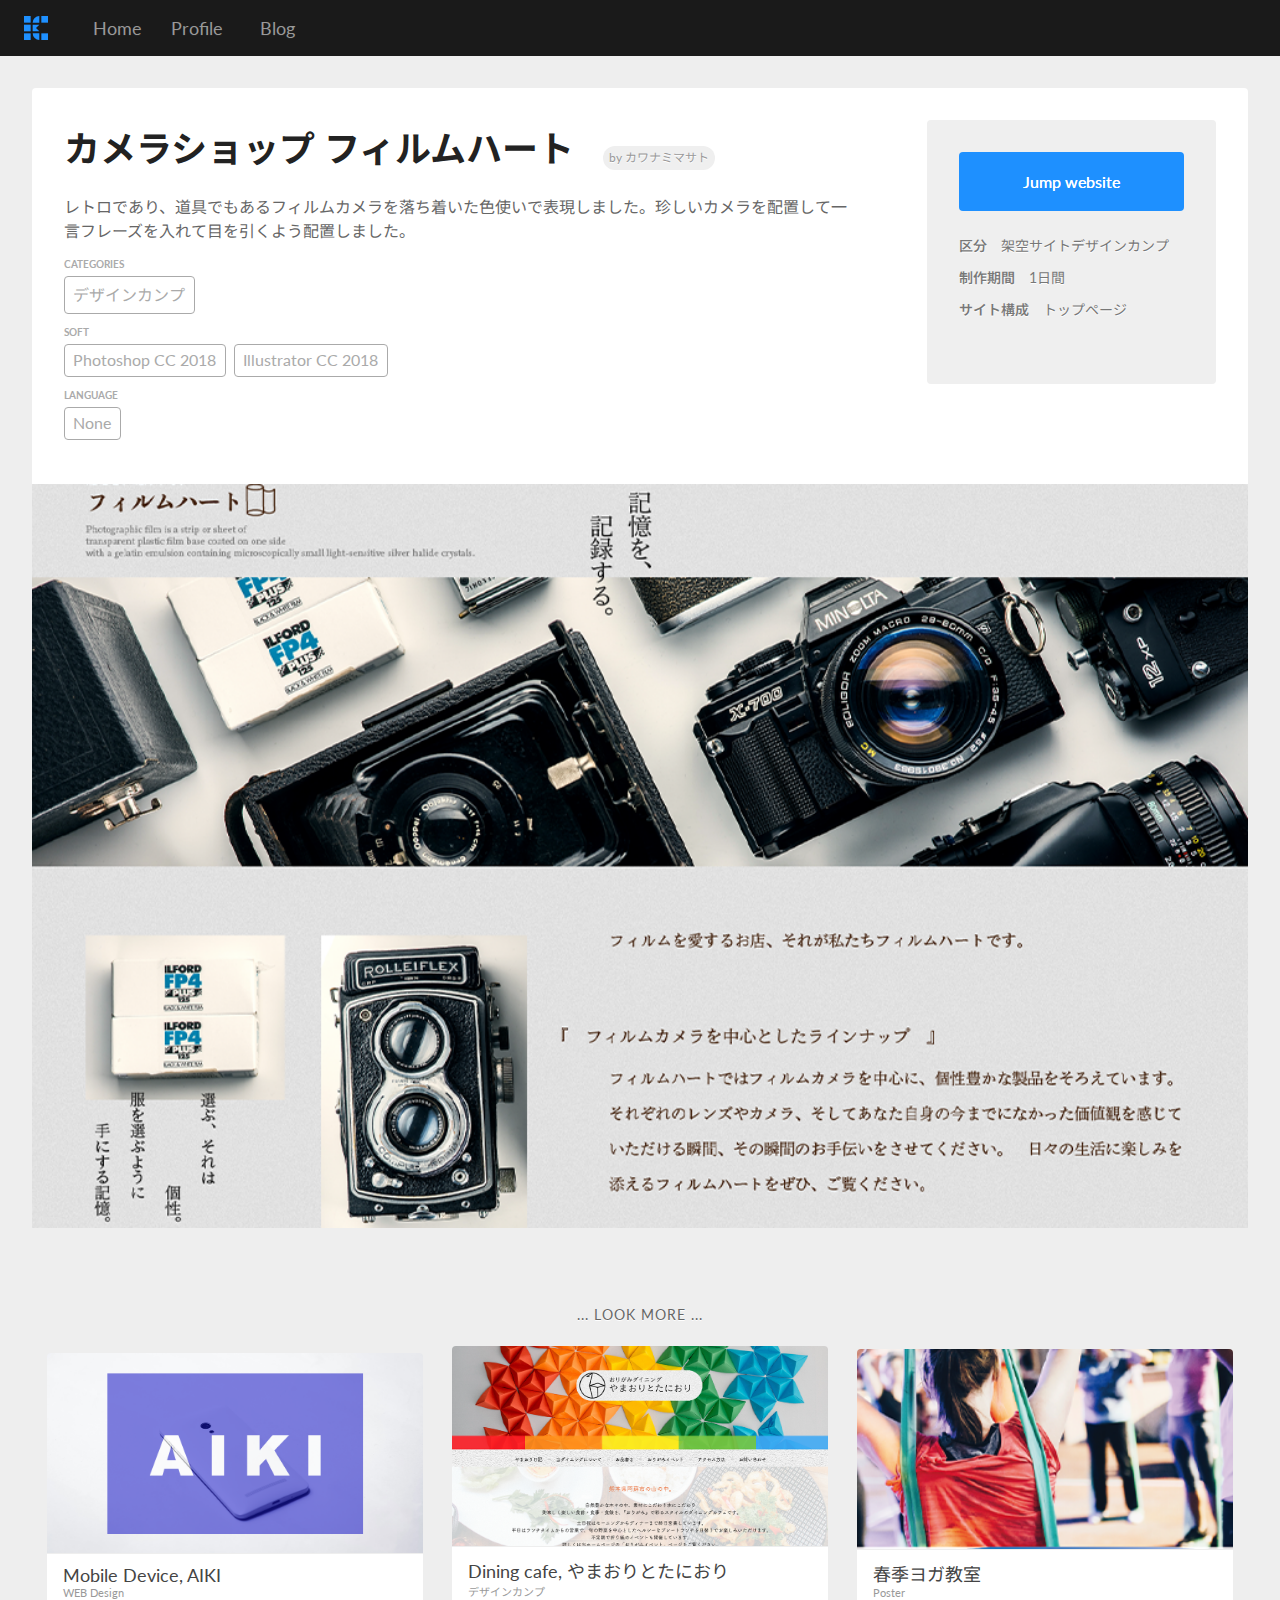
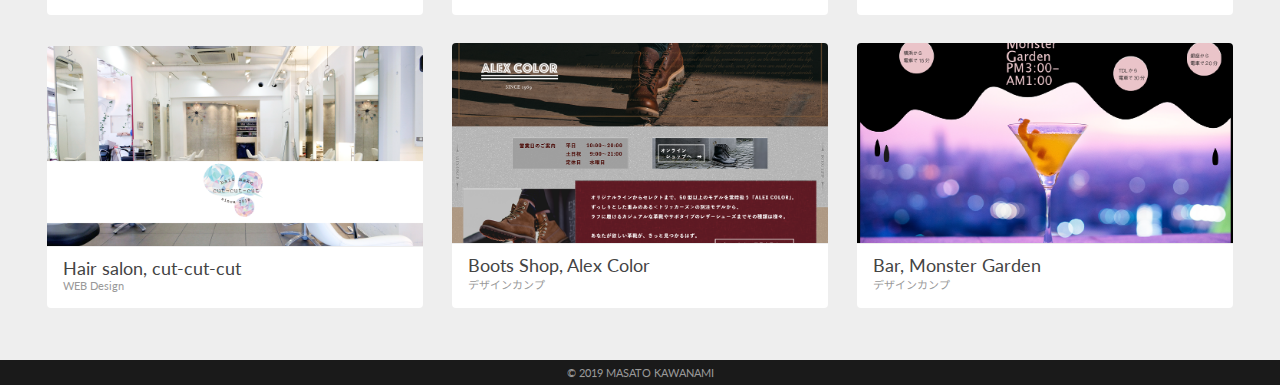
<file: krt/works_filmcam.html>
<!DOCTYPE html>
<html lang="ja">
<head>
	<meta charset="utf-8">
	<title>フィルムハート 紹介ページ</title>
	<!-- ビューポート -->
	<meta name="viewport" content="width=device-width">
	<!-- ファビコン -->
	<link rel="shortcut icon" href="web_img/icon_path_3.png">
	<!-- link css -->
	<link href="css/works_bese.css" rel="stylesheet">
	<!-- Google font -->
	<link href="https://fonts.googleapis.com/css?family=Lato:400,700|Noto+Sans+JP:400,700" rel="stylesheet">
</head>
<body>
	<div id="wrap">
	<!-- ヘッダー -->
		<header>
			<a href="https://suikawa.github.io/portfolio/krt/portfolio.html" class="path"><img src="web_img/icon_path_3.svg" title="Kawanami's Portfolio" alt="ポートフォリオのメインアイコン"></a>
			<nav>
				<ul>
					<li><a href="https://suikawa.github.io/portfolio/krt/portfolio.html">Home</a></li>
					<li><a href="https://suikawa.github.io/portfolio/krt/portfolio.html #profile_info">Profile</a></li>
					<li><a href="https://note.mu/suikawa" target="_blank">Blog</a></li>
				</ul>
			</nav>
		</header>
<section class="manual_site">
	<section class="manual_site_inside">
	<!-- 作品説明 前半-->
		<section class="intro_manual">
			<h1><a href="web_img/filmcam.png">カメラショップ フィルムハート</a></h1>
			<p class="name">by カワナミマサト</p>
			<p class="text">レトロであり、道具でもあるフィルムカメラを落ち着いた色使いで表現しました。珍しいカメラを配置して一言フレーズを入れて目を引くよう配置しました。</p>
			<h2>CATEGORIES</h2>
			<span>デザインカンプ</span>
			<h2>SOFT</h2>
			<span>Photoshop CC 2018</span><span>Illustrator CC 2018</span>
			<h2>LANGUAGE</h2>
			<span>None</span>
		</section>
	<!-- 作品説明 後半 -->
		<section class="intro_sub">
			<p class="sub_btn"><a href="web_img/filmcam.png">Jump website</a></p>
			<div class="manual_list"><span class="manual_before">区分</span><span class="manual_after">架空サイトデザインカンプ</span></div>
			<div class="manual_list"><span class="manual_before">制作期間</span><span class="manual_after">1日間</span></div>
			<div class="manual_list"><span class="manual_before">サイト構成</span><span class="manual_after">トップページ</span></div>
		</section>
	</section>

		<section class="site_img">
			<p id="web_design"><img src="web_img/web_filmcam.png" title="カメラショップ フィルムハート" alt="カメラショップのデザインカンプ"></p>
		</section>
	
</section>
	<!-- その他の作品 -->
		<p class="manual_word">... Look more ...</p>
		<section class="works_grid">
			<div class="grid_hp">

					<div class="hp"><a href="https://suikawa.github.io/portfolio/krt/works_aiki.html"><img src="web_img/web_aiki.png" title="株式会社AIKI" alt="株式会社アイキのホームページ"></a>
					 <div class="works_info"><a href="https://suikawa.github.io/portfolio/krt/works_aiki.html" class="info_intro">Mobile Device, AIKI</a><br><p class="info_outro">WEB Design</p></div></div>

					<div class="hp"><a href="https://suikawa.github.io/portfolio/krt/works_origamicafe.html"><img src="web_img/web_origamicafe.png" title="折り紙ダイニング　やまおりとたにおり" alt="ダイニングカフェのデザインカンプ"></a>
					 <div class="works_info"><a href="https://suikawa.github.io/portfolio/krt/works_origamicafe.html" class="info_intro">Dining cafe, やまおりとたにおり</a><br><p class="info_outro">デザインカンプ</p></div></div>

					<div class="hp"><a href="https://suikawa.github.io/portfolio/krt/works_yoga_class.html"><img src="web_img/works_yoga_class.png" title="春のヨガ教室" alt="春のヨガ教室の受講者募集ポスター"></a>
					 <div class="works_info"><a href="https://suikawa.github.io/portfolio/krt/works_yoga_class.html" class="info_intro">春季ヨガ教室</a><br><p class="info_outro">Poster</p></div></div>

					<div class="hp"><a href="https://suikawa.github.io/portfolio/krt/works_cutcutcut.html"><img src="web_img/web_cutcutcut.png" title="美容室cut-cut-cut" alt="美容室カットカットカットのホームページ"></a>
					 <div class="works_info"><a href="https://suikawa.github.io/portfolio/krt/works_cutcutcut.html" class="info_intro">Hair salon, cut-cut-cut</a><br><p class="info_outro">WEB Design</p></div></div>

					<div class="hp"><a href="https://suikawa.github.io/portfolio/krt/works_bootsshop.html"><img src="web_img/web_bootsshop.png" title="ブーツショップAlexColor" alt="ブーツショップアレックスカラーのデザインカンプ"></a>
					 <div class="works_info"><a href="https://suikawa.github.io/portfolio/krt/works_bootsshop.html" class="info_intro">Boots Shop, Alex Color</a><br><p class="info_outro">デザインカンプ</p></div></div>
					
					<div class="hp"><a href="https://suikawa.github.io/portfolio/krt/works_neonbar.html"><img src="web_img/web_neonbar.png" title="BARモンスターガーデン" alt="バー、モンスターガーデンのデザインカンプ"></a>
					 <div class="works_info"><a href="https://suikawa.github.io/portfolio/krt/works_neonbar.html" class="info_intro">Bar, Monster Garden</a><br><p class="info_outro">デザインカンプ</p></div></div>
			</div>
		</section>
<!-- フッター -->
		<footer>
			<p id="copyright">&copy; 2019 MASATO KAWANAMI</p>
		</footer>
	</div>
</body>
</html>
</file>
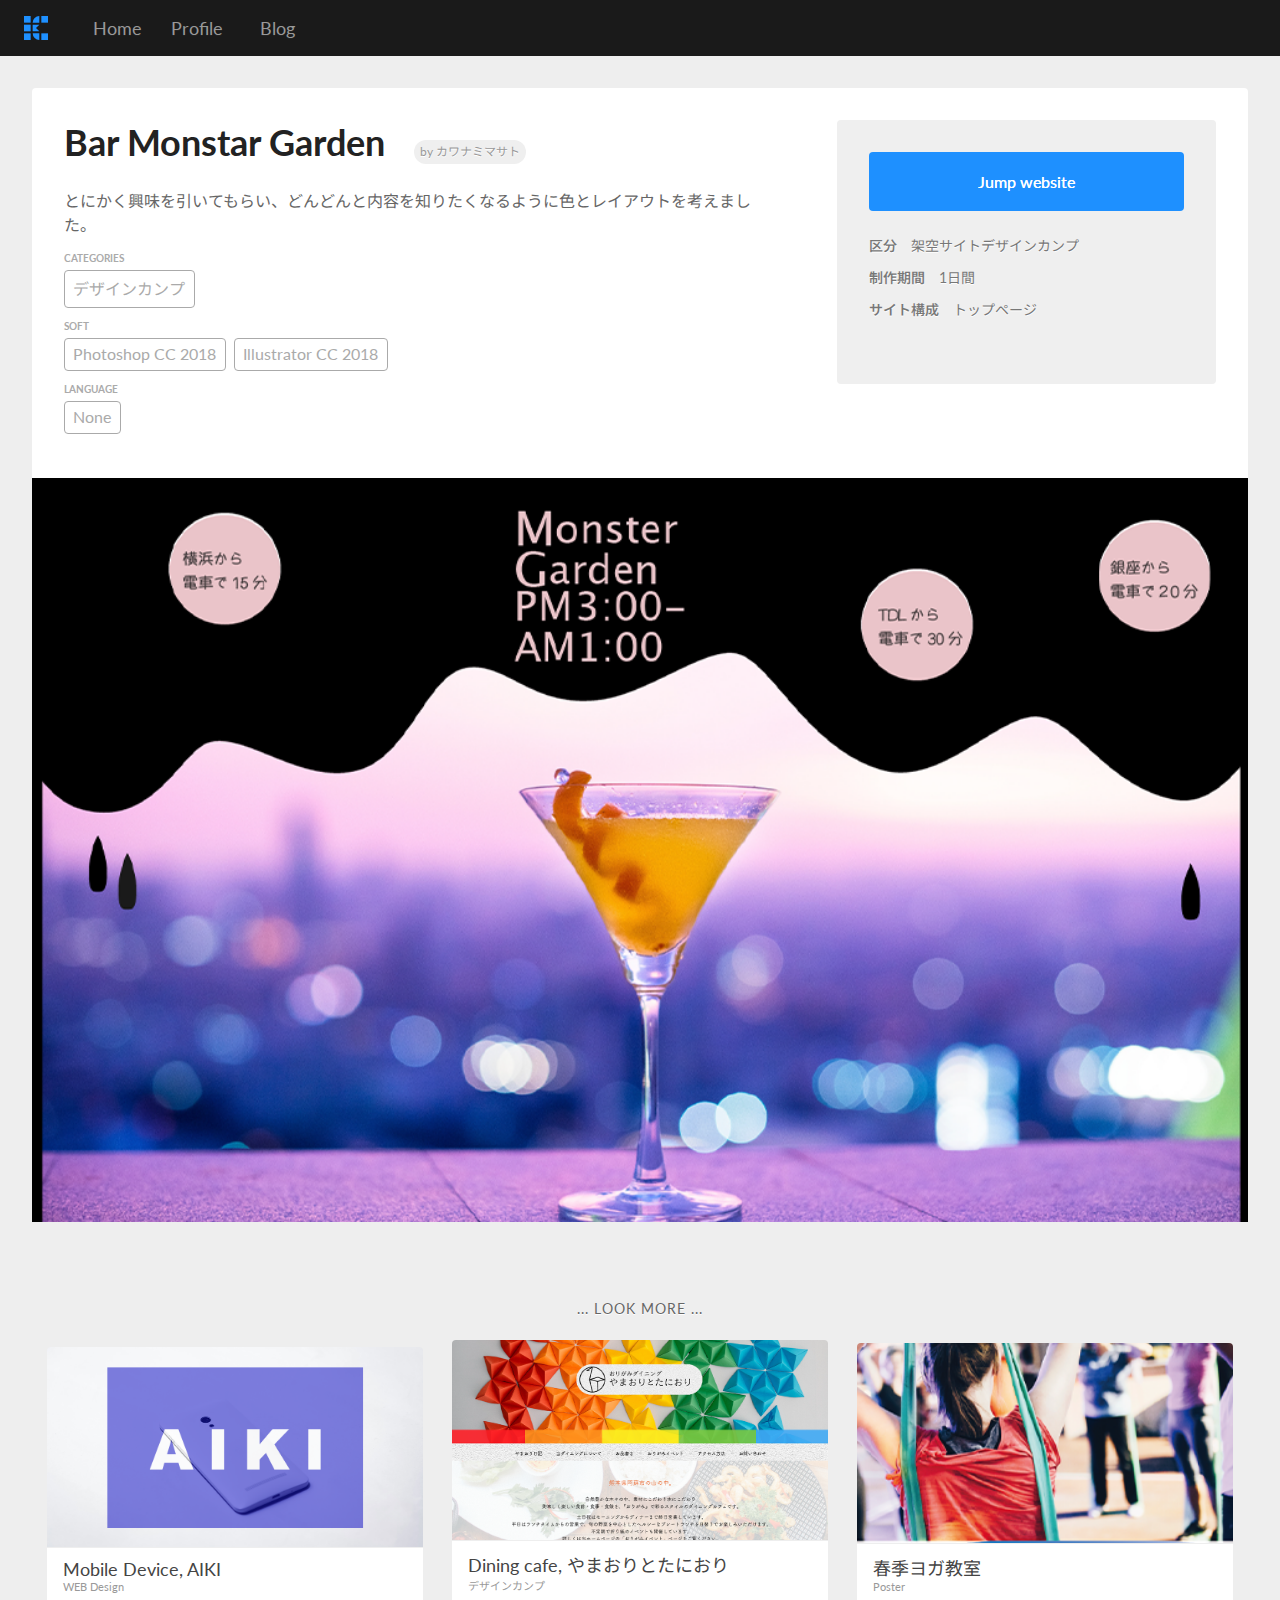
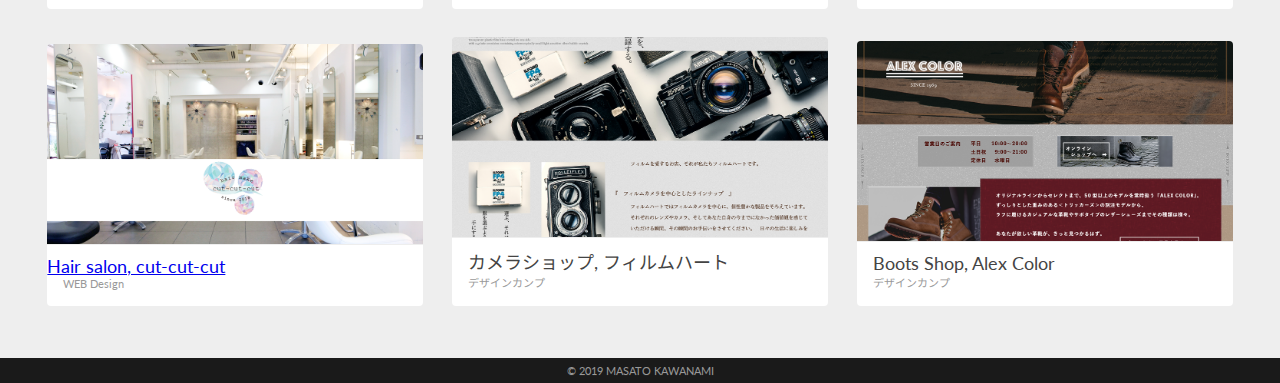
<file: krt/works_neonbar.html>
<!DOCTYPE html>
<html lang="ja">
<head>
	<meta charset="utf-8">
	<title>Bar Monstar Garden 紹介ページ</title>
	<!-- ビューポート -->
	<meta name="viewport" content="width=device-width">
	<!-- ファビコン -->
	<link rel="shortcut icon" href="web_img/icon_path_3.png">
	<!-- link css -->
	<link href="css/works_bese.css" rel="stylesheet">
	<!-- Google font -->
	<link href="https://fonts.googleapis.com/css?family=Lato:400,700|Noto+Sans+JP:400,700" rel="stylesheet">
</head>
<body>
	<div id="wrap">
	<!-- ヘッダー -->
		<header>
			<a href="https://suikawa.github.io/portfolio/krt/portfolio.html" class="path"><img src="web_img/icon_path_3.svg" title="Kawanami's Portfolio" alt="ポートフォリオのメインアイコン"></a>
			<nav>
				<ul>
					<li><a href="https://suikawa.github.io/portfolio/krt/portfolio.html">Home</a></li>
					<li><a href="https://suikawa.github.io/portfolio/krt/portfolio.html #profile_info">Profile</a></li>
					<li><a href="https://note.mu/suikawa" target="_blank">Blog</a></li>
				</ul>
			</nav>
		</header>
<section class="manual_site">
	<section class="manual_site_inside">
	<!-- 作品説明 前半-->
		<section class="intro_manual">
			<h1><a href="web_img/neonbar.png">Bar Monstar Garden</a></h1>
			<p class="name">by カワナミマサト</p>
			<p class="text">とにかく興味を引いてもらい、どんどんと内容を知りたくなるように色とレイアウトを考えました。</p>
			<h2>CATEGORIES</h2>
			<span>デザインカンプ</span>
			<h2>SOFT</h2>
			<span>Photoshop CC 2018</span><span>Illustrator CC 2018</span>
			<h2>LANGUAGE</h2>
			<span>None</span>
		</section>
	<!-- 作品説明 後半 -->
		<section class="intro_sub">
			<p class="sub_btn"><a href="web_img/neonbar.png">Jump website</a></p>
			<div class="manual_list"><span class="manual_before">区分</span><span class="manual_after">架空サイトデザインカンプ</span></div>
			<div class="manual_list"><span class="manual_before">制作期間</span><span class="manual_after">1日間</span></div>
			<div class="manual_list"><span class="manual_before">サイト構成</span><span class="manual_after">トップページ</span></div>
		</section>
	</section>

		<section class="site_img">
			<p id="web_design"><img src="web_img/web_neonbar.png" title="Bar Monstar Garden" alt="バーのデザインカンプ"></p>
		</section>
	
</section>
	<!-- その他の作品 -->
		<p class="manual_word">... Look more ...</p>
		<section class="works_grid">
			<div class="grid_hp">

					<div class="hp"><a href="https://suikawa.github.io/portfolio/krt/works_aiki.html"><img src="web_img/web_aiki.png" title="株式会社AIKI" alt="株式会社アイキのホームページ"></a>
					 <div class="works_info"><a href="https://suikawa.github.io/portfolio/krt/works_aiki.html" class="info_intro">Mobile Device, AIKI</a><br><p class="info_outro">WEB Design</p></div></div>

					<div class="hp"><a href="https://suikawa.github.io/portfolio/krt/works_origamicafe.html"><img src="web_img/web_origamicafe.png" title="折り紙ダイニング　やまおりとたにおり" alt="ダイニングカフェのデザインカンプ"></a>
					 <div class="works_info"><a href="https://suikawa.github.io/portfolio/krt/works_origamicafe.html" class="info_intro">Dining cafe, やまおりとたにおり</a><br><p class="info_outro">デザインカンプ</p></div></div>

					<div class="hp"><a href="https://suikawa.github.io/portfolio/krt/works_yoga_class.html"><img src="web_img/works_yoga_class.png" title="春のヨガ教室" alt="春のヨガ教室の受講者募集ポスター"></a>
					 <div class="works_info"><a href="https://suikawa.github.io/portfolio/krt/works_yoga_class.html" class="info_intro">春季ヨガ教室</a><br><p class="info_outro">Poster</p></div></div>

					<div class="hp"><a href="https://suikawa.github.io/portfolio/krt/works_cutcutcut.html"><img src="web_img/web_cutcutcut.png" title="美容室cut-cut-cut" alt="美容室カットカットカットのホームページ"></a>
					 <div class="works_info"><a href="https://suikawa.github.io/portfolio/krt/works_cutcutcut.html class="info_intro">Hair salon, cut-cut-cut</a><br><p class="info_outro">WEB Design</p></div></div>

					<div class="hp"><a href="https://suikawa.github.io/portfolio/krt/works_filmcam.html"><img src="web_img/web_filmcam.png" title="カメラ屋フィルムハート" alt="カメラ販売会社フィルムハートのデザインカンプ"></a>
					 <div class="works_info"><a href="https://suikawa.github.io/portfolio/krt/works_filmcam.html" class="info_intro">カメラショップ, フィルムハート</a><br><p class="info_outro">デザインカンプ</p></div></div>
					
					<div class="hp"><a href="https://suikawa.github.io/portfolio/krt/works_bootsshop.html"><img src="web_img/web_bootsshop.png" title="ブーツショップAlexColor" alt="ブーツショップアレックスカラーのデザインカンプ"></a>
					 <div class="works_info"><a href="https://suikawa.github.io/portfolio/krt/works_bootsshop.html" class="info_intro">Boots Shop, Alex Color</a><br><p class="info_outro">デザインカンプ</p></div></div>
			</div>
		</section>
<!-- フッター -->
		<footer>
			<p id="copyright">&copy; 2019 MASATO KAWANAMI</p>
		</footer>
	</div>
</body>
</html>
</file>
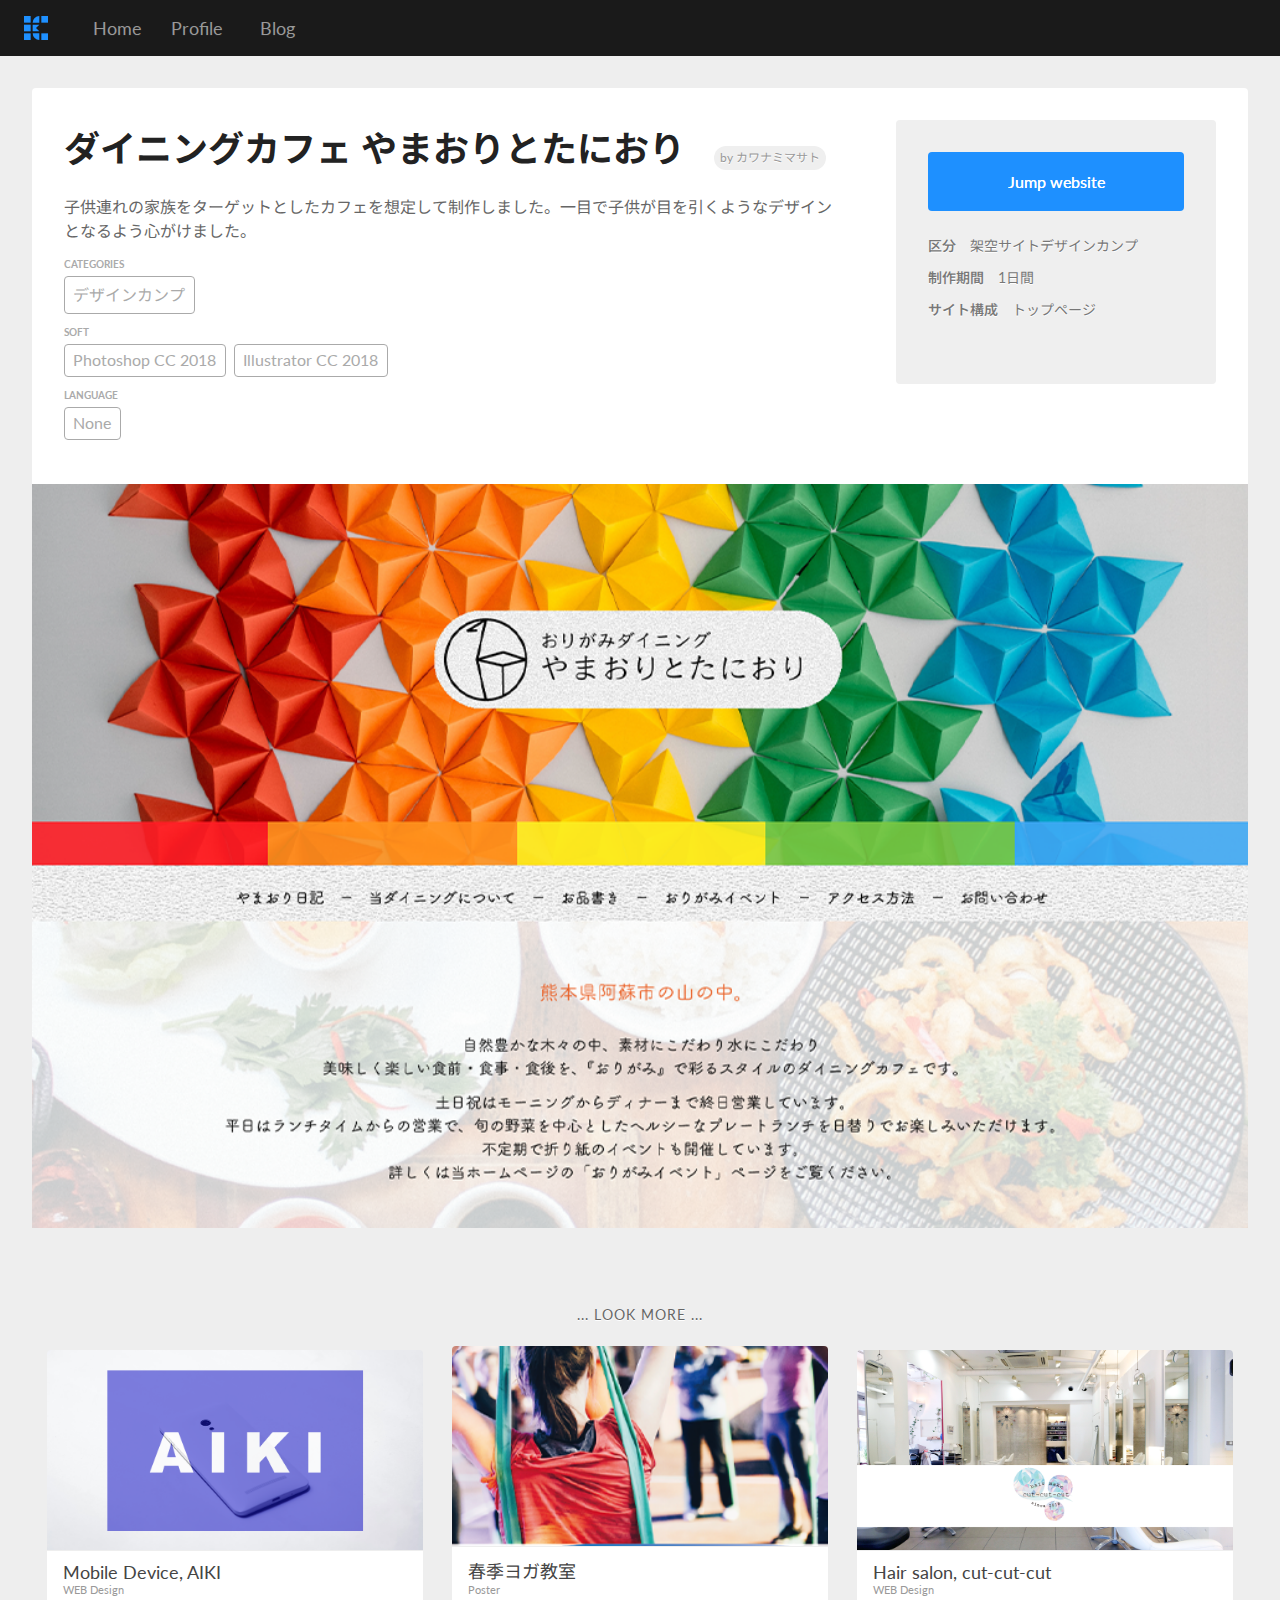
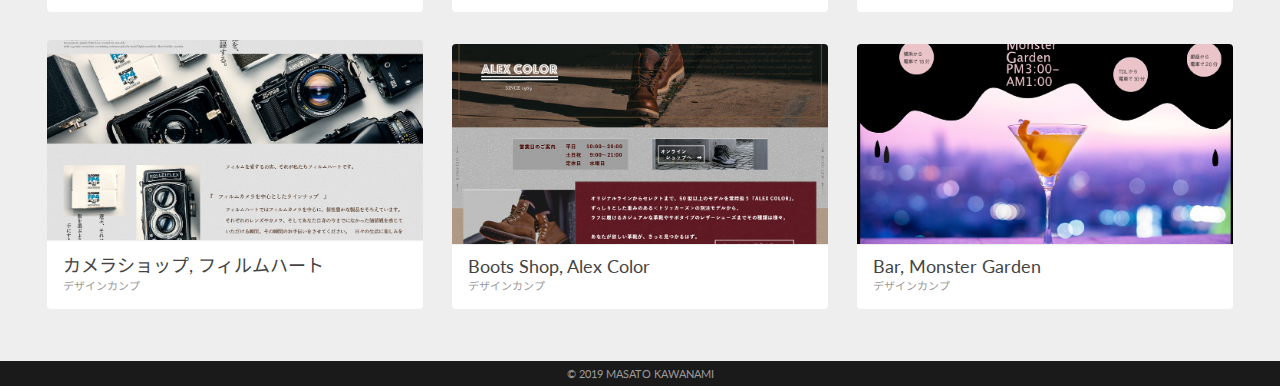
<file: krt/works_origamicafe.html>
<!DOCTYPE html>
<html lang="ja">
<head>
	<meta charset="utf-8">
	<title>ダイニングカフェ やまおりとたにおり 紹介ページ</title>
	<!-- ビューポート -->
	<meta name="viewport" content="width=device-width">
	<!-- ファビコン -->
	<link rel="shortcut icon" href="web_img/icon_path_3.png">
	<!-- link css -->
	<link href="css/works_bese.css" rel="stylesheet">
	<!-- Google font -->
	<link href="https://fonts.googleapis.com/css?family=Lato:400,700|Noto+Sans+JP:400,700" rel="stylesheet">
</head>
<body>
	<div id="wrap">
	<!-- ヘッダー -->
		<header>
			<a href="https://suikawa.github.io/portfolio/krt/portfolio.html" class="path"><img src="web_img/icon_path_3.svg" title="Kawanami's Portfolio" alt="ポートフォリオのメインアイコン"></a>
			<nav>
				<ul>
					<li><a href="https://suikawa.github.io/portfolio/krt/portfolio.html">Home</a></li>
					<li><a href="https://suikawa.github.io/portfolio/krt/portfolio.html #profile_info">Profile</a></li>
					<li><a href="https://note.mu/suikawa" target="_blank">Blog</a></li>
				</ul>
			</nav>
		</header>
<section class="manual_site">
	<section class="manual_site_inside">
	<!-- 作品説明 前半-->
		<section class="intro_manual">
			<h1><a href="web_img/origamicafe.png">ダイニングカフェ やまおりとたにおり</a></h1>
			<p class="name">by カワナミマサト</p>
			<p class="text">子供連れの家族をターゲットとしたカフェを想定して制作しました。一目で子供が目を引くようなデザインとなるよう心がけました。</p>
			<h2>CATEGORIES</h2>
			<span>デザインカンプ</span>
			<h2>SOFT</h2>
			<span>Photoshop CC 2018</span><span>Illustrator CC 2018</span>
			<h2>LANGUAGE</h2>
			<span>None</span>
		</section>
	<!-- 作品説明 後半 -->
		<section class="intro_sub">
			<p class="sub_btn"><a href="web_img/origamicafe.png">Jump website</a></p>
			<div class="manual_list"><span class="manual_before">区分</span><span class="manual_after">架空サイトデザインカンプ</span></div>
			<div class="manual_list"><span class="manual_before">制作期間</span><span class="manual_after">1日間</span></div>
			<div class="manual_list"><span class="manual_before">サイト構成</span><span class="manual_after">トップページ</span></div>
		</section>
	</section>

		<section class="site_img">
			<p id="web_design"><img src="web_img/web_origamicafe.png" title="ダイニングカフェ やまおりとたにおり" alt="ダイニングカフェのデザインカンプ"></p>
		</section>
	
</section>
	<!-- その他の作品 -->
		<p class="manual_word">... Look more ...</p>
		<section class="works_grid">
			<div class="grid_hp">

					<div class="hp"><a href="https://suikawa.github.io/portfolio/krt/works_aiki.html"><img src="web_img/web_aiki.png" title="株式会社AIKI" alt="株式会社アイキのホームページ"></a>
					 <div class="works_info"><a href="https://suikawa.github.io/portfolio/krt/works_aiki.html" class="info_intro">Mobile Device, AIKI</a><br><p class="info_outro">WEB Design</p></div></div>

					<div class="hp"><a href="https://suikawa.github.io/portfolio/krt/works_yoga_class.html"><img src="web_img/works_yoga_class.png" title="春のヨガ教室" alt="春のヨガ教室の受講者募集ポスター"></a>
					 <div class="works_info"><a href="https://suikawa.github.io/portfolio/krt/works_yoga_class.html" class="info_intro">春季ヨガ教室</a><br><p class="info_outro">Poster</p></div></div>

					<div class="hp"><a href="https://suikawa.github.io/portfolio/krt/works_cutcutcut.html"><img src="web_img/web_cutcutcut.png" title="美容室cut-cut-cut" alt="美容室カットカットカットのホームページ"></a>
					 <div class="works_info"><a href="https://suikawa.github.io/portfolio/krt/works_cutcutcut.html" class="info_intro">Hair salon, cut-cut-cut</a><br><p class="info_outro">WEB Design</p></div></div>

					<div class="hp"><a href="https://suikawa.github.io/portfolio/krt/works_filmcam.html"><img src="web_img/web_filmcam.png" title="カメラ屋フィルムハート" alt="カメラ販売会社フィルムハートのデザインカンプ"></a>
					 <div class="works_info"><a href="https://suikawa.github.io/portfolio/krt/works_filmcam.html" class="info_intro">カメラショップ, フィルムハート</a><br><p class="info_outro">デザインカンプ</p></div></div>
					
					<div class="hp"><a href="https://suikawa.github.io/portfolio/krt/works_bootsshop.html"><img src="web_img/web_bootsshop.png" title="ブーツショップAlexColor" alt="ブーツショップアレックスカラーのデザインカンプ"></a>
					 <div class="works_info"><a href="https://suikawa.github.io/portfolio/krt/works_bootsshop.html" class="info_intro">Boots Shop, Alex Color</a><br><p class="info_outro">デザインカンプ</p></div></div>
					
					<div class="hp"><a href="https://suikawa.github.io/portfolio/krt/works_neonbar.html"><img src="web_img/web_neonbar.png" title="BARモンスターガーデン" alt="バー、モンスターガーデンのデザインカンプ"></a>
					 <div class="works_info"><a href="https://suikawa.github.io/portfolio/krt/works_neonbar.html" class="info_intro">Bar, Monster Garden</a><br><p class="info_outro">デザインカンプ</p></div></div>
			</div>
		</section>
<!-- フッター -->
		<footer>
			<p id="copyright">&copy; 2019 MASATO KAWANAMI</p>
		</footer>
	</div>
</body>
</html>
</file>
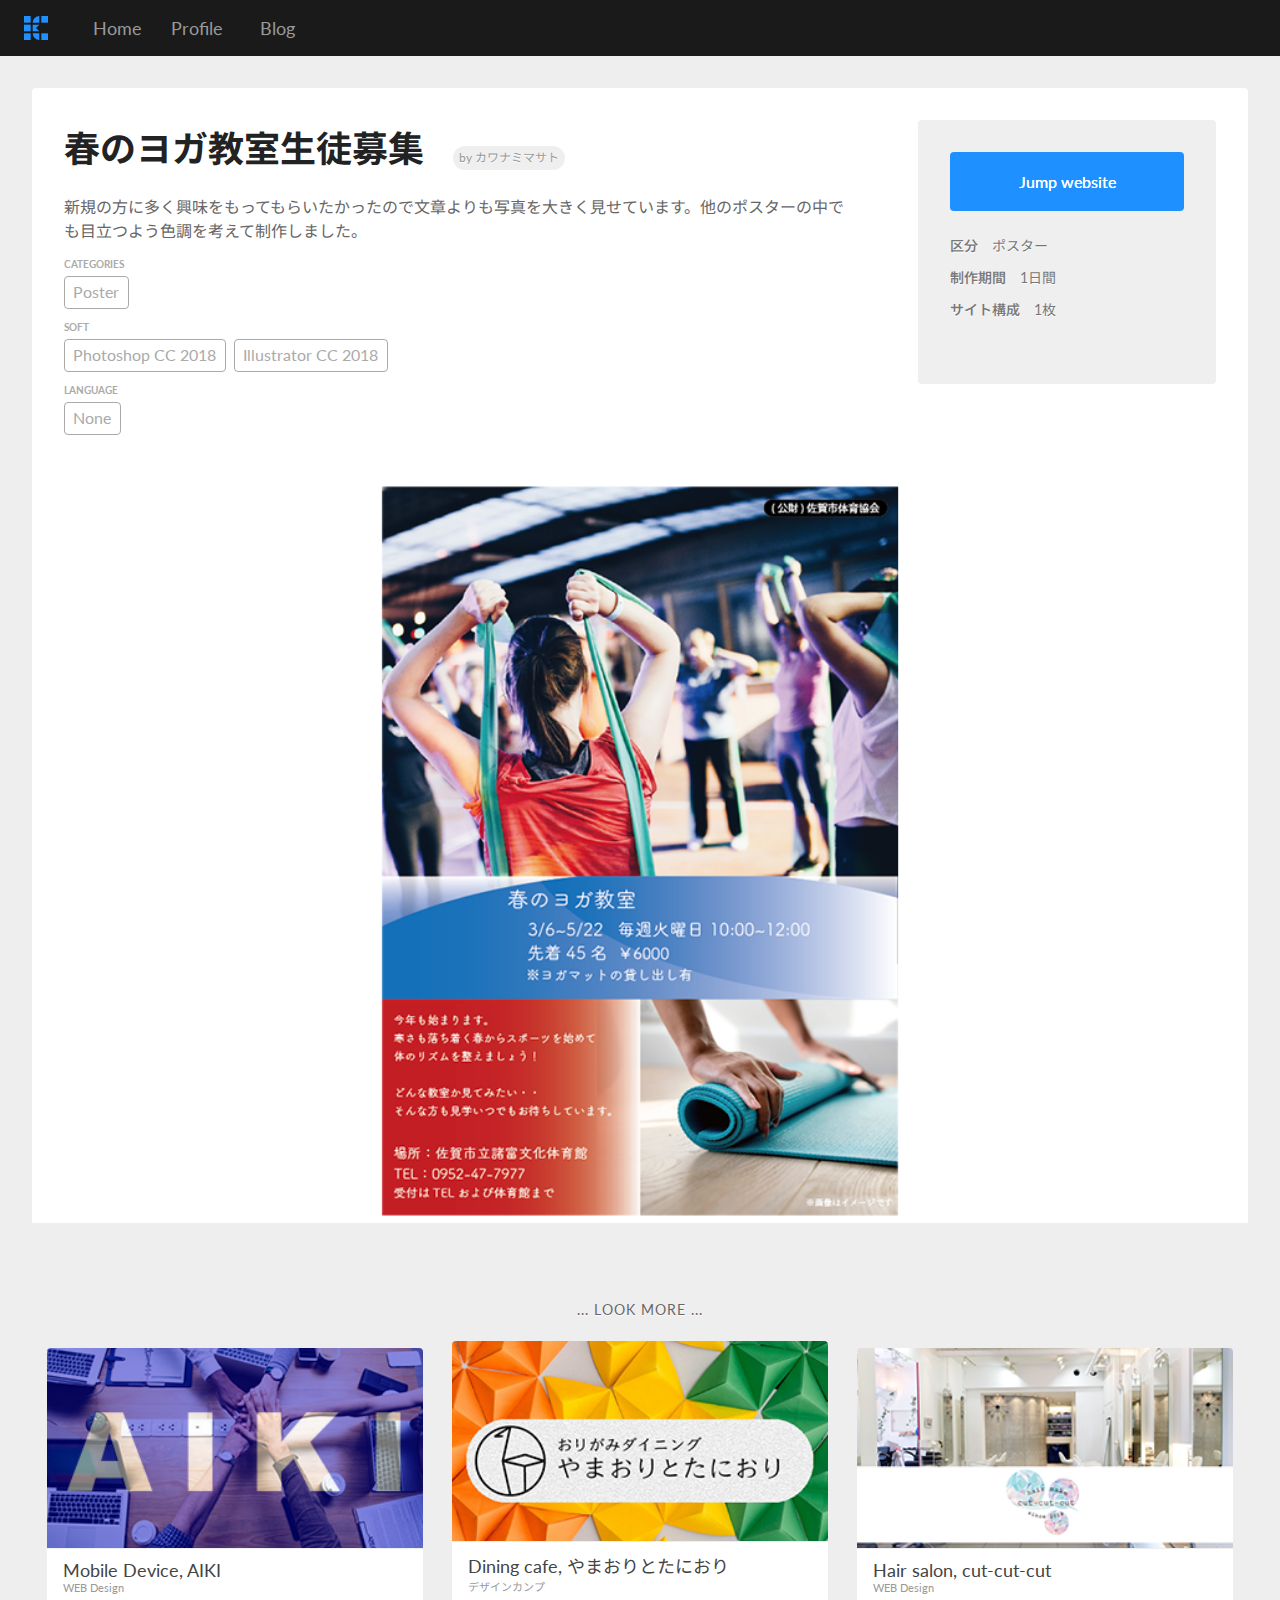
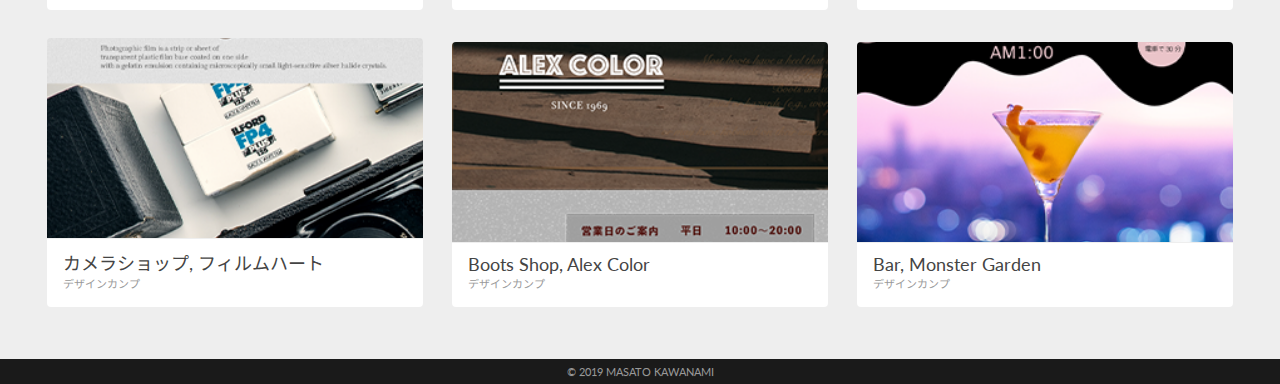
<file: krt/works_yoga_class.html>
<!DOCTYPE html>
<html lang="ja">
<head>
	<meta charset="utf-8">
	<title>春のヨガ教室生徒募集 紹介ページ</title>
	<!-- ビューポート -->
	<meta name="viewport" content="width=device-width">
	<!-- ファビコン -->
	<link rel="shortcut icon" href="web_img/icon_path_3.png">
	<!-- link css -->
	<link href="css/works_bese.css" rel="stylesheet">
	<!-- Google font -->
	<link href="https://fonts.googleapis.com/css?family=Lato:400,700|Noto+Sans+JP:400,700" rel="stylesheet">
</head>
<body>
	<div id="wrap">
	<!-- ヘッダー -->
		<header>
			<a href="https://suikawa.github.io/portfolio/krt/portfolio.html" class="path"><img src="web_img/icon_path_3.svg" title="Kawanami's Portfolio" alt="ポートフォリオのメインアイコン"></a>
			<nav>
				<ul>
					<li><a href="https://suikawa.github.io/portfolio/krt/portfolio.html">Home</a></li>
					<li><a href="https://suikawa.github.io/portfolio/krt/portfolio.html #profile_info">Profile</a></li>
					<li><a href="https://note.mu/suikawa" target="_blank">Blog</a></li>
				</ul>
			</nav>
		</header>
<section class="manual_site">
	<section class="manual_site_inside">
	<!-- 作品説明 前半-->
		<section class="intro_manual">
			<h1><a href="web_img/yoga_class.pdf">春のヨガ教室生徒募集</a></h1>
			<p class="name">by カワナミマサト</p>
			<p class="text">新規の方に多く興味をもってもらいたかったので文章よりも写真を大きく見せています。他のポスターの中でも目立つよう色調を考えて制作しました。</p>
			<h2>CATEGORIES</h2>
			<span>Poster</span>
			<h2>SOFT</h2>
			<span>Photoshop CC 2018</span><span>Illustrator CC 2018</span>
			<h2>LANGUAGE</h2>
			<span>None</span>
		</section>
	<!-- 作品説明 後半 -->
		<section class="intro_sub">
			<p class="sub_btn"><a href="web_img/yoga_class.pdf">Jump website</a></p>
			<div class="manual_list"><span class="manual_before">区分</span><span class="manual_after">ポスター</span></div>
			<div class="manual_list"><span class="manual_before">制作期間</span><span class="manual_after">1日間</span></div>
			<div class="manual_list"><span class="manual_before">サイト構成</span><span class="manual_after">1枚</span></div>
		</section>
	</section>

		<section class="site_img">
			<p id="web_design"><img src="web_img/web_yoga_class.png" title="春のヨガ教室生徒募集" alt="春のヨガ教室生徒募集ポスター"></p>
		</section>
	
</section>
	<!-- その他の作品 -->
		<p class="manual_word">... Look more ...</p>
		<section class="works_grid">
			<div class="grid_hp">

					<div class="hp"><a href="https://suikawa.github.io/portfolio/krt/works_aiki.html"><img src="web_img/works_aiki.png" title="株式会社AIKI" alt="株式会社アイキのホームページ"></a>
					 <div class="works_info"><a href="https://suikawa.github.io/portfolio/krt/works_aiki.html" class="info_intro">Mobile Device, AIKI</a><br><p class="info_outro">WEB Design</p></div></div>

					<div class="hp"><a href="https://suikawa.github.io/portfolio/krt/works_origamicafe.html"><img src="web_img/works_origamicafe.png" title="折り紙ダイニング　やまおりとたにおり" alt="ダイニングカフェのデザインカンプ"></a>
					 <div class="works_info"><a href="https://suikawa.github.io/portfolio/krt/works_origamicafe.html" class="info_intro">Dining cafe, やまおりとたにおり</a><br><p class="info_outro">デザインカンプ</p></div></div>

					<div class="hp"><a href="https://suikawa.github.io/portfolio/krt/works_cutcutcut.html"><img src="web_img/works_cutcutcut.png" title="美容室cut-cut-cut" alt="美容室カットカットカットのホームページ"></a>
					 <div class="works_info"><a href="https://suikawa.github.io/portfolio/krt/works_cutcutcut.html" class="info_intro">Hair salon, cut-cut-cut</a><br><p class="info_outro">WEB Design</p></div></div>

					<div class="hp"><a href="https://suikawa.github.io/portfolio/krt/works_filmcam.html"><img src="web_img/works_filmcam.png" title="カメラ屋フィルムハート" alt="カメラ販売会社フィルムハートのデザインカンプ"></a>
					 <div class="works_info"><a href="https://suikawa.github.io/portfolio/krt/works_filmcam.html" class="info_intro">カメラショップ, フィルムハート</a><br><p class="info_outro">デザインカンプ</p></div></div>

					<div class="hp"><a href="https://suikawa.github.io/portfolio/krt/works_bootsshop.html"><img src="web_img/works_bootsshop.png" title="ブーツショップAlexColor" alt="ブーツショップアレックスカラーのデザインカンプ"></a>
					 <div class="works_info"><a href="https://suikawa.github.io/portfolio/krt/works_bootsshop.html" class="info_intro">Boots Shop, Alex Color</a><br><p class="info_outro">デザインカンプ</p></div></div>

					<div class="hp"><a href="https://suikawa.github.io/portfolio/krt/works_neonbar.html"><img src="web_img/works_neonbar.png" title="BARモンスターガーデン" alt="バー、モンスターガーデンのデザインカンプ"></a>
					 <div class="works_info"><a href="https://suikawa.github.io/portfolio/krt/works_neonbar.html" class="info_intro">Bar, Monster Garden</a><br><p class="info_outro">デザインカンプ</p></div></div>
			</div>
		</section>
<!-- フッター -->
		<footer>
			<p id="copyright">&copy; 2019 MASATO KAWANAMI</p>
		</footer>
	</div>
</body>
</html>
</file>
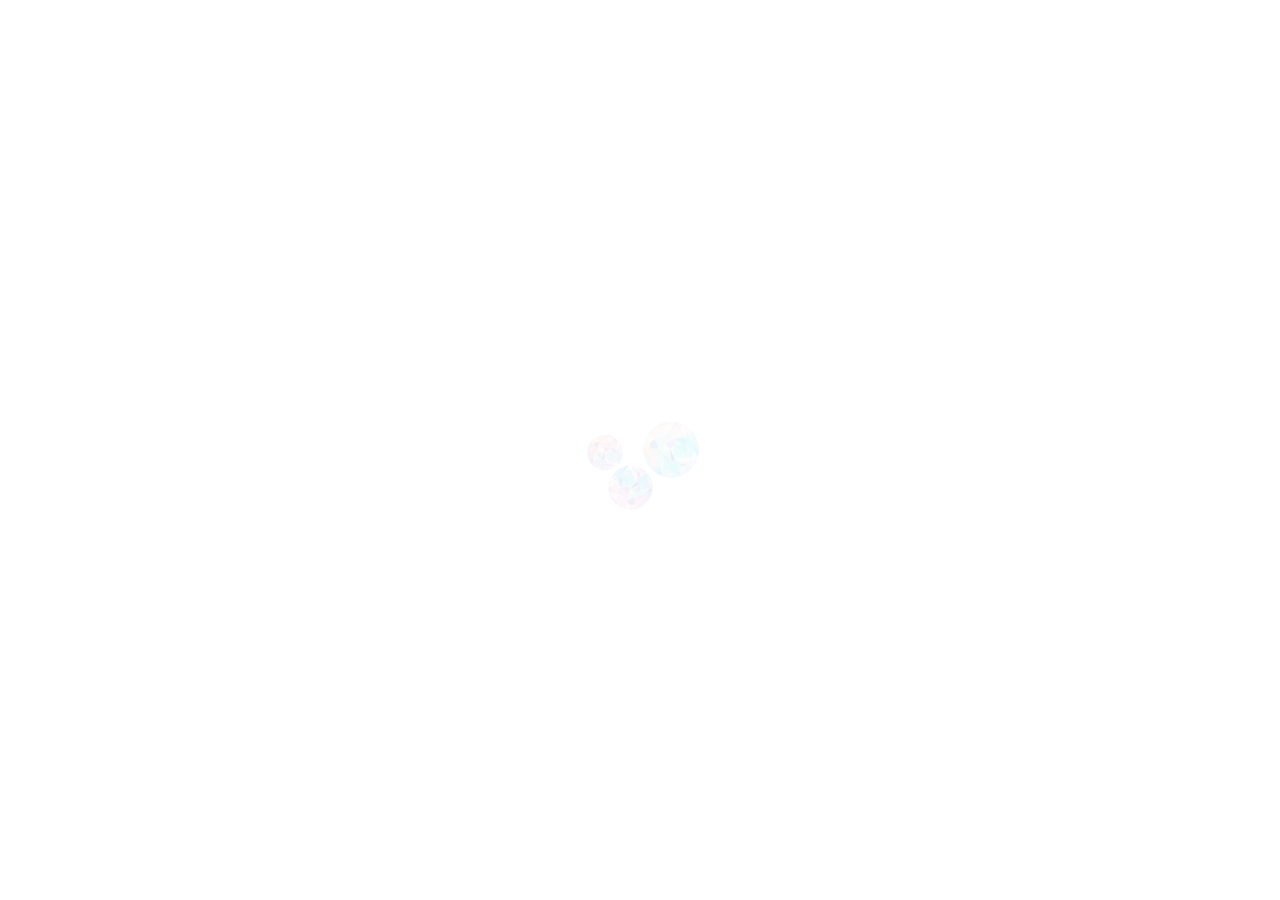
<file: krt/salon828/form.html>
<!DOCTYPE html>
<html lang="ja">
<head>
	<meta charset="utf-8">
	<title>FORM</title>
	<meta name="viewport" content="width=device-width">
	<link rel="shortcut icon" href="imgs/logoSLM.png">
	<!-- Font Awesome -->
	<link rel="stylesheet" href="https://use.fontawesome.com/releases/v5.1.1/css/all.css" integrity="sha384-O8whS3fhG2OnA5Kas0Y9l3cfpmYjapjI0E4theH4iuMD+pLhbf6JI0jIMfYcK3yZ" crossorigin="anonymous">
	<!-- Google font -->
	<link href="https://fonts.googleapis.com/css?family=Sawarabi+Gothic" rel="stylesheet">
	<!-- ローディング用js -->
	<script src="jquery-1.12.1.min.js"></script>
	<script src="fade.js"></script>
	<style>
	/* ローディング用 */
	#fade-image div {
      position: fixed;
      width: 100%;
      height: 100vh;
      margin:auto;
      background: center no-repeat;
      background-size: 150px 150px;
      display: none;
      z-index: 9999;
	}

	* {
		margin: 0;
		padding: 0;
	}
	html,body {
		height: 100%;
	}
	#navpc {
		display: none;
	}
	form {
		width: 100%;
		margin: 0 auto;
		font-size: 14px;
		font-family: 'Sawarabi Gothic', sans-serif;
	}
	header p {
		height: 13vh;
		background-image: url(imgs/SVG/cutcutcutraw.svg);
		background-repeat: no-repeat;
		background-position: center;
		background-size: 200px 346px;
		text-indent: -99999px;
	}
	#all {
		margin: 20px auto 10px;
		padding: 10px auto;
		max-width: 500px;
		background-image: url(imgs/logoSML.png);
		background-repeat: no-repeat;
		background-position: center;
		background-size: contain;
		text-align: center;
	}
	h1 {
		margin: 20px auto 0;
		max-width: 500px;
		text-align: center;
		font-size: 19px;
		vertical-align: bottom;
		border-bottom: solid 2px rgba(65,105,225,0.9);
	}
	table {
		margin: 10px auto;
		color: black;
	}
	th {
		text-align: left;
	}
	input[type="text"],
	input[type="email"] {
		width: 100%;
		height: 30px;
		padding: 5px;
	}
	input[type="submit"] {
		padding: 5px 30px;
		cursor: pointer;
		border: none;
		font-size: 17px;
		background: rgba(65,105,225,0.9);
		color: white;
	}
	textarea {
		width: 100%;
		height: 60px;
		padding: 10px 5px;
	}
	input[type="submit"] {
		text-align: center;
	}
	input[type="submit"]:hover {
		opacity: 0.8;
	}
	input[type="submit"]:active {
		color: #fff;
	}

	/*  footer  */
	footer #foot {
		width: 100%;
		position: fixed;
		bottom: 0;
		left: 0;
		display: flex;
		justify-content: space-around;
		height: 52px;
		background: rgba(65,105,225,0.9);
	}
	footer #foot p {
		margin: auto 0;
		text-align: center;
		margin-right: 1%;
		color: white;
	}
	footer #foot p a {
		font-size: 13px;
		text-decoration: none;
		color: white;
	}
	footer #foot p a:hover {
		opacity: 0.5;
	}
	footer #foot p i {
		font-size: 24px;
	}
	footer #copy {
		display: none;
	}

	/*------------MediaQuery------------*/
	/*681px以上 1024px*/
	@media screen and (min-width: 681px) {
		#navpc {
			max-width: 1024px;
			line-height: 45px;
			margin: 0 auto;
			display: block;
		}
		#navpc ul {
			width: 100%;
			margin: 0 auto;
			display: flex;
			justify-content: space-between;
			list-style: none;
			font-size: 13px;
			background: white;
		}
		#navpc ul li {
			width: 30%;
			margin-right: 10px;
		}
		#navpc ul li:last-of-type {
			margin-right: 10px;
		}
		#navpc ul li a {
			display: block;
			text-decoration: none;
			text-align: center;
			color: dimgray;
		}
		#navpc ul li a:hover {
			line-height: 36px;
			margin-top: 8px;
			border-top: solid 1px dimgray;
			opacity: 0.7;
		}
		header p {
			height: 40vh;
		}
		footer #foot {
			padding-bottom: 23px;
			height: 50px;
			position: relative;
			justify-content: center;
		}
		footer #foot p {
			margin-right: 24px;
		}
		footer #foot p:last-of-type {
			margin-right: 0;
		}
		footer #foot p a:hover {
			text-decoration: underline;
		}
		footer #foot p i {
			text-indent: -99999px;
		}
		footer #copy {
			display: block;
			margin: auto 0;
			text-align: center;
			font-size: 10px;
			background: rgba(65,105,225,0.9);
			color: white;
		}
	}
	</style>
	
</head>
<body>
	<div id="wrap">
	<!-- PCmenu -->
		<div id="navpcdiv">
			<nav id="navpc">
				<ul>
					<li><a href="https://suikawa.github.io/portfolio/krt/salon828/index.html"><i class="fas fa-desktop"></i> トップ</a></li>
					<li><a href="https://suikawa.github.io/portfolio/krt/salon828/menu.html"><i class="fas fa-clipboard-list"></i> メニュー・料金</a></li>
					<li><a href="https://suikawa.github.io/portfolio/krt/salon828/shop.html"><i class="fas fa-map-marked-alt"></i> 店舗</a></li>
				</ul>
			</nav>
		</div>
		<form action="mail.php" method="post">
			<header>
				<p>logo</p>
				<h1>お問い合わせフォーム</h1>
			</header>
			<div id="all">
				<table>
					<tr>
						<th><i class="fas fa-id-card"></i> お名前</th>
					</tr>
					<tr>
						<td><input type="text" name="name"></td>
					</tr>
					<tr>
						<th><i class="fas fa-envelope"></i> Emailアドレス</th>
					</tr>
					<tr>
						<td><input type="email" name="email"></td>
					</tr>
					<tr>
						<th><i class="fas fa-comments"></i> お問い合わせ内容</th>
					</tr>
					<tr>
						<td><textarea name="comment" rows="4" cols="40"></textarea></td>
					</tr>
				</table>
				<div class="btn">
					<input type="submit" value="送信">
				</div>
			</div>
			<!-- footer -->
			<footer>
			<div id="foot">
				<p><a href="https://suikawa.github.io/portfolio/krt/salon828/index.html"><i class="fas fa-desktop"></i><br>トップ</a></p>
				<p><a href="https://suikawa.github.io/portfolio/krt/salon828/menu.html"><i class="fas fa-clipboard-list"></i><br>料金</a></p>
				<p><a href="https://suikawa.github.io/portfolio/krt/salon828/shop.html"><i class="fas fa-map-marked-alt"></i><br>店舗</a></p>
			</div>
			<p id="copy">© 2018 Kawanami</p>
		</footer>
		</form>
	</div>

<script>
 		/* ローディング用 */
	deley_time = 2000; //フェードアニメーションのスピード 1000 = 1秒
	    image_list = [
	    　 "imgs/cutcutcutlogo3.gif",
	    ]
</script>
</body>
</html>
</file>
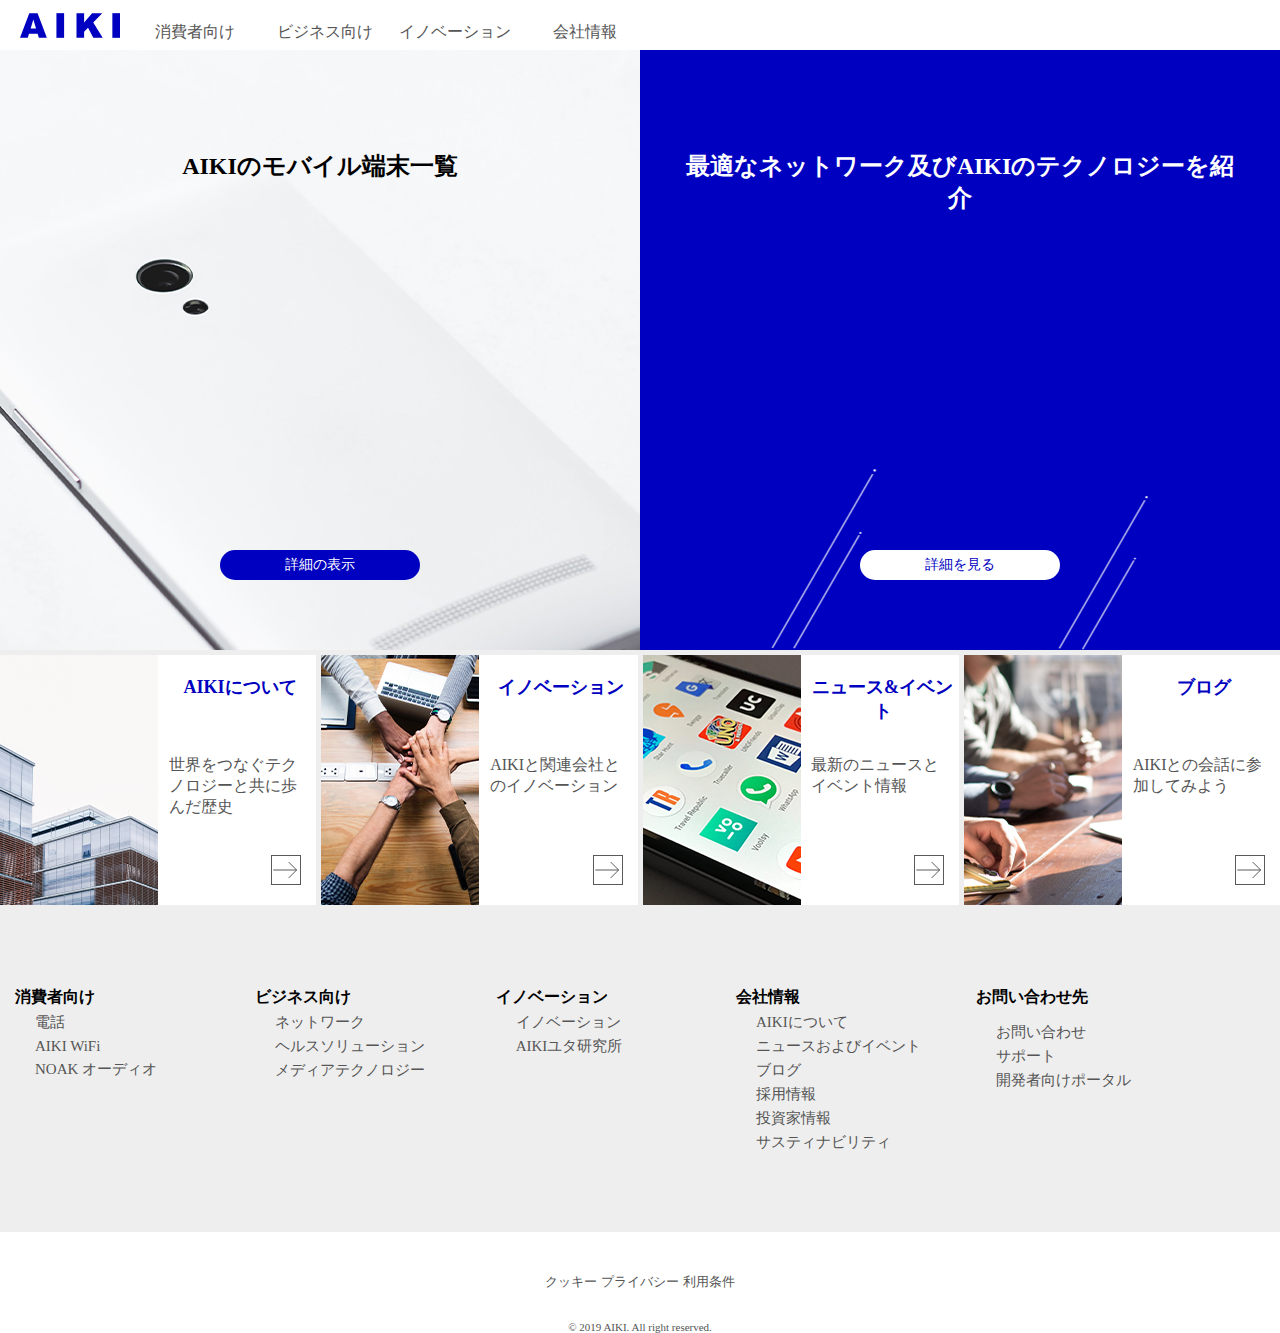
<file: krt/web_design/AIKI/AIKI.html>
<!DOCTYPE html>
<html lang="ja">
<head>
	<meta charset="utf-8">
	<title>Aiki Corporation</title>
	<!-- ビューポート -->
	<meta name="viewport" content="width=device-width">
	<!-- ファビコン -->
	<link rel="shortcut icon" href="img/icon.png">
	<!-- Font Awesome -->
	<link rel="stylesheet" href="https://use.fontawesome.com/releases/v5.2.0/css/all.css" integrity="sha384-hWVjflwFxL6sNzntih27bfxkr27PmbbK/iSvJ+a4+0owXq79v+lsFkW54bOGbiDQ" crossorigin="anonymous">
	<!-- link css -->
	<link href="css/aiki.css" rel="stylesheet">
	<!-- Google font -->
	<link href="https://fonts.googleapis.com/css?family=Roboto+Slab" rel="stylesheet">
	<!-- js -->
	<script src="js/jquery-3.3.1.min.js"></script>
	<script src="js/menu.js"></script>
</head>
<body>
	<header>
		<h1><a href="#">AIKI</a></h1>
		<nav>
			<p class="fas"><span>BTN</span></p>
			<ul>
				<li><a href="#">消費者向け</a></li>
				<li><a href="#">ビジネス向け</a></li>
				<li><a href="#">イノベーション</a></li>
				<li><a href="#">会社情報</a></li>
			</ul>
		</nav>
	</header>
	<section id="aaa">
		<div id="top1" class="top">
			<h2>AIKIのモバイル端末一覧</h2>
			<p><a href="#">詳細の表示</a></p>
		</div>
		<div id="top2" class="top">
			<h2>最適なネットワーク及びAIKIのテクノロジーを紹介</h2>
			<p><a href="#">詳細を見る</a></p>
		</div>
	</section>
	<section id="bbb">
		<div id="middle1" class="middle">
			<p>img</p>
			<h3><a href="#">AIKIについて</a></h3>
			<p>世界をつなぐテクノロジーと共に歩んだ歴史</p>
			<p><a href="#">icon</a></p>
		</div>
		<div id="middle2" class="middle">
			<p>img</p>
			<h3><a href="#">イノベーション</a></h3>
			<p>AIKIと関連会社とのイノベーション</p>
			<p><a href="#">icon</a></p>
		</div>
		<div id="middle3" class="middle">
			<p>img</p>
			<h3><a href="#">ニュース&イベント</a></h3>
			<p>最新のニュースとイベント情報</p>
			<p><a href="#">icon</a></p>
		</div>
		<div id="middle4" class="middle">
			<p>img</p>
			<h3><a href="#">ブログ</a></h3>
			<p>AIKIとの会話に参加してみよう</p>
			<p><a href="#">icon</a></p>
		</div>
	</section>

	<section id="ccc">
		<ul>
			<li>
				<h4>消費者向け</h4>
				<p><a href="#">電話</a></p>
				<p><a href="#">AIKI WiFi</a></p>
				<p><a href="#">NOAK オーディオ</a></p>
			</li>
			<li>
				<h4>ビジネス向け</h4>
				<p><a href="#">ネットワーク</a></p>
				<p><a href="#">ヘルスソリューション</a></p>
				<p><a href="#">メディアテクノロジー</a></p>
			</li>
			<li>
				<h4>イノベーション</h4>
				<p><a href="#">イノベーション</a></p>
				<p><a href="#">AIKIユタ研究所</a></p>
			</li>
			<li>
				<h4>会社情報</h4>
				<p><a href="#">AIKIについて</a></p>
				<p><a href="#">ニュースおよびイベント</a></p>
				<p><a href="#">ブログ</a></p>
				<p><a href="#">採用情報</a></p>
				<p><a href="#">投資家情報</a></p>
				<p><a href="#">サスティナビリティ</a></p>
			</li>
			<li>
				<h4>お問い合わせ先</h4>
				<ul>
					<li><a href="#"><i class="fab fa-facebook-square"></i></a></li>
					<li><a href="#"><i class="fab fa-twitter-square"></i></a></li>
					<li><a href="#"><i class="fab fa-instagram"></i></a></li>
					<li><a href="#"><i class="fab fa-youtube"></i></a></li>
				</ul>
				<p><a href="#">お問い合わせ</a></p>
				<p><a href="#">サポート</a></p>
				<p><a href="#">開発者向けポータル</a></p>
			</li>
		</ul>
	</section>
	<footer>
		<ul>
			<li>
				<a href="#">クッキー</a>
				<a href="#">プライバシー</a>
				<a href="#">利用条件</a>
			</li>
		</ul>
		<p id="copyright">&copy; 2019 AIKI. All right reserved.</p>
	</footer>
</body>
</html>
</file>
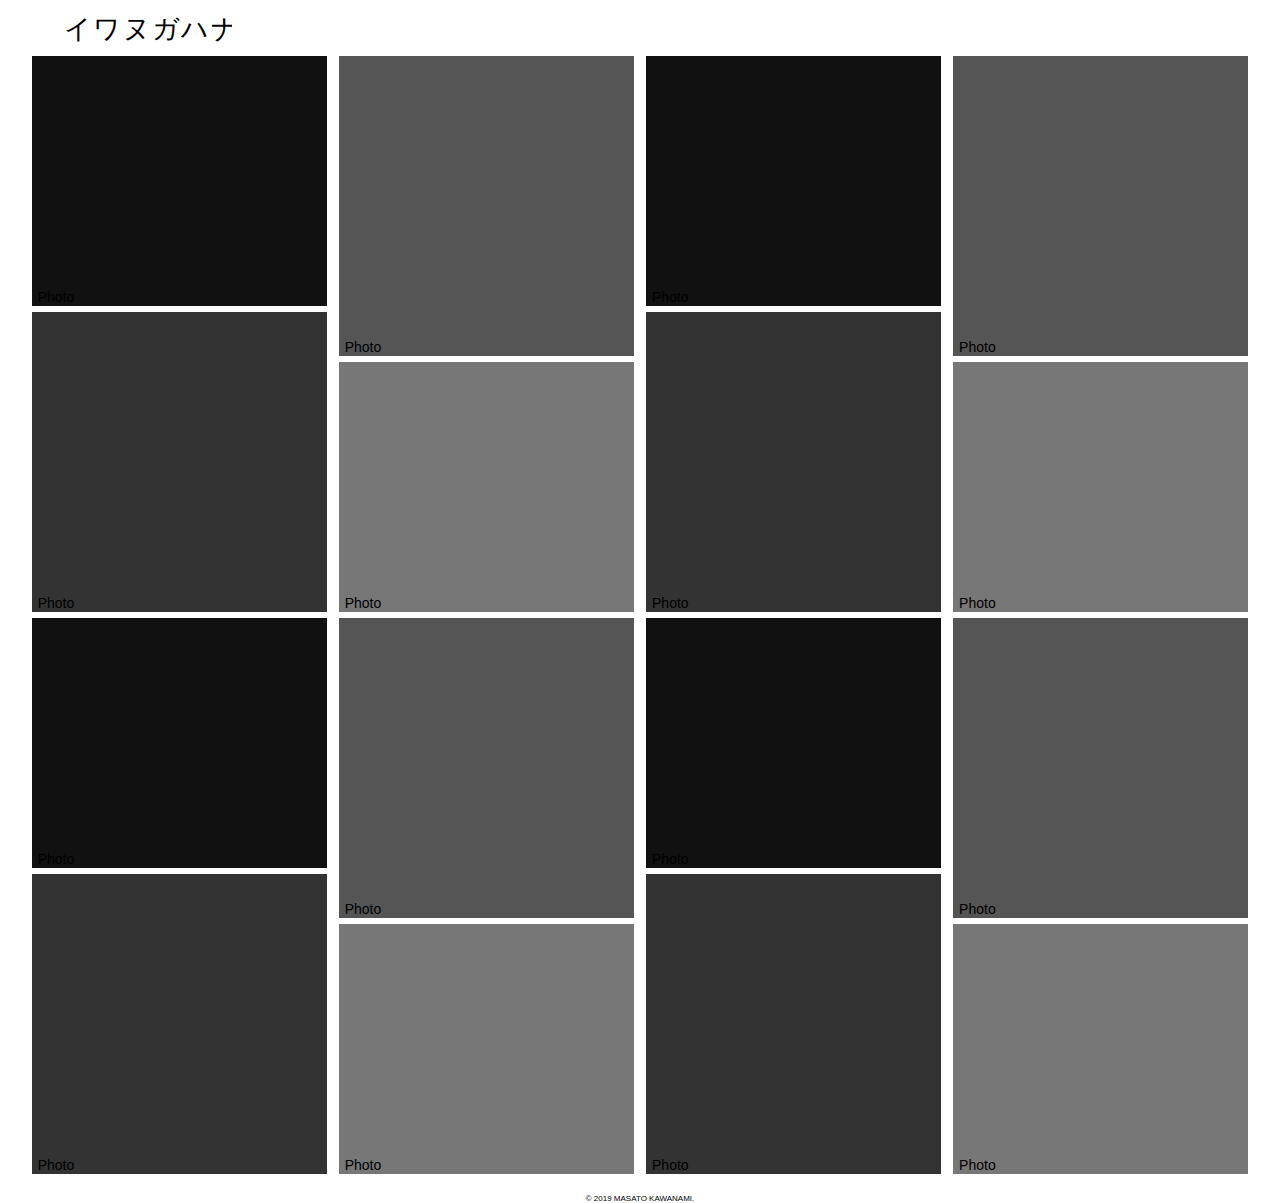
<file: krt/web_design/Blog/iwanugahana.html>
<!DOCTYPE html>
<html lang="ja">
<head>
	<meta charset="utf-8">
	<title>イワヌガハナ ブログ</title>
	<!-- ビューポート -->
	<meta name="viewport" content="width=device-width">
	<!-- ファビコン -->
	<link rel="shortcut icon" href="img/k.png">
	<!-- Font Awesome -->
	<link rel="stylesheet" href="https://use.fontawesome.com/releases/v5.2.0/css/all.css" integrity="sha384-hWVjflwFxL6sNzntih27bfxkr27PmbbK/iSvJ+a4+0owXq79v+lsFkW54bOGbiDQ" crossorigin="anonymous">
	<!-- link css -->
	<link href="css/blog.css" rel="stylesheet">
	<!-- Google font -->
	<link href="https://fonts.googleapis.com/css?family=Roboto+Slab" rel="stylesheet">
</head>
<body>
	<div id="wrap">
		<header>
			<h1>イワヌガハナ</h1>
		</header>
		<section class="photo_class">
			<div class="group_web">
				<div class="group group_left">
					<div class="group1">
						<div class="seat seat1">
							<a href="#">111</a>
							<p>Photo</p>
						</div>
						<div class="seat seat2">
							<a href="#">222</a>
							<p>Photo</p>
						</div>
					</div>
					<div class="group2">
						<div class="seat seat3">
							<a href="#">333</a>
							<p>Photo</p>
						</div>
						<div class="seat seat4">
							<a href="#">444</a>
							<p>Photo</p>
						</div>
					</div>
				</div>
				<div class="group group_right">
					<div class="group1">
						<div class="seat seat1">
							<a href="#">111</a>
							<p>Photo</p>
						</div>
						<div class="seat seat2">
							<a href="#">222</a>
							<p>Photo</p>
						</div>
					</div>
					<div class="group2">
						<div class="seat seat3">
							<a href="#">333</a>
							<p>Photo</p>
						</div>
						<div class="seat seat4">
							<a href="#">444</a>
							<p>Photo</p>
						</div>
					</div>
				</div>
			</div>
			<div class="group_web">
				<div class="group group_left">
					<div class="group1">
						<div class="seat seat1">
							<a href="#">111</a>
							<p>Photo</p>
						</div>
						<div class="seat seat2">
							<a href="#">222</a>
							<p>Photo</p>
						</div>
					</div>
					<div class="group2">
						<div class="seat seat3">
							<a href="#">333</a>
							<p>Photo</p>
						</div>
						<div class="seat seat4">
							<a href="#">444</a>
							<p>Photo</p>
						</div>
					</div>
				</div>
				<div class="group group_right">
					<div class="group1">
						<div class="seat seat1">
							<a href="#">111</a>
							<p>Photo</p>
						</div>
						<div class="seat seat2">
							<a href="#">222</a>
							<p>Photo</p>
						</div>
					</div>
					<div class="group2">
						<div class="seat seat3">
							<a href="#">333</a>
							<p>Photo</p>
						</div>
						<div class="seat seat4">
							<a href="#">444</a>
							<p>Photo</p>
						</div>
					</div>
				</div>
			</div>
		</section>
		<footer>
			<p id="copyright">&copy; 2019 MASATO KAWANAMI.</p>
		</footer>
	</div>
</body>
</html>
</file>
<file: krt/salon828/style.css>
@charset "UTF-8";

/* ローディング用 */
#fade-image div {
	position: fixed;
	width: 100%;
	height: 100vh;
	margin:auto;
	background: center no-repeat;
	background-size: 150px 150px;
	display: none;
	z-index: 9999;
}

* {
	margin: 0;
	padding: 0;
}
html,body {
	height: 100%;
}
img {
	width: 100%;
	height: 100%
	vertical-align: bottom;
}
.clearfix {
	content: "";
	display: block;
	clear: both;
}

#wrap {
	width: 100%;
	margin: 0 auto;
	font-family: 'Sawarabi Gothic', sans-serif;
	font-size: 14px;
}
h2 {
	font-size: 16px;
}
/*  header  */
header #topphoto {
	height: 80vh;
	background-image: url(imgs/SVG/cutcutcutlogo.svg) ;
	background-repeat: no-repeat;
	background-position: center;
	background-size: 300px 300px;
}
header #topphoto h1 {
	text-indent: -99999px;
}

/*  main  */
#road {
	margin-top: 50px;
	padding-bottom: 30px;
	height: 280px;
	text-align: center;
	background: lightgray;
}
#road h2 {
	width: 100px;
	padding-top: 20px;
	margin: 0 auto 20px;
	border-bottom: solid 2px rgba(65,105,225,0.9);
}
#road a {
	margin: 0 auto;
}
#road a:first-of-type {
	display: block;
	width: 280px;
	line-height: 100px;
	text-decoration: none;
	color: white;
	background: rgba(65,105,225,0.9);
}
#road a:last-of-type {
	display: block;
	margin-top: 5px;
	width: 280px;
	line-height: 100px;
	text-decoration: none;
	color: white;
	background: tomato;
}
#road a:hover {
	opacity: 0.7;
}
#maininner {
	margin: 50px auto 0;
	padding-bottom: 120px;
	width: 85%;
}
#maininner h2 {
	width: 80px;
	margin: 0 auto;
	text-align: center;
	padding: 20px 0 0 0;
	border-bottom: solid 2px rgba(65,105,225,0.9);
}
#maininner dl {
	margin-left: 10%;
	font-size: 15px;
}
#maininner dl dt {
	margin-top: 10px;
}
#call {
	margin-top: 20px;
	display: flex;
	justify-content: space-around;
}
#call p {
	text-align: center;
}
#call p:first-of-type {
	font-weight: 900;
	font-size: 24px;
	color: tomato;
}
#call > a {
	display: inline-block;
	margin-left: 20px;
	width: 130px;
	line-height: 60px;
	text-align: center;
	text-decoration: none;
	color: white;
	background: tomato;
}
#call > a:hover {
	opacity: 0.6;
}

#navpc {
	display: none;
}
#navs {
	margin-top: 110px;
}
#navs ul {
	margin-top: 50px;
}
#navs ul li {
	margin: 5px 0;
	line-height: 60px;
	list-style: none;
	text-align: center;
	background: rgba(65,105,225,0.9);
}
#navs ul li a {
	text-decoration: none;
	color: white;
	display: block;
}
#navs ul li:hover {
	background: rgba(240,255,255,0.9);
	
}
#navs ul li a:hover {
	text-decoration: underline;
	color: gray;
}
#tel {
	margin-top: 20px;
	text-align: center;
}
#word {
	line-height: 30px;
	margin: 50px 0;
	text-align: center;
}
#word h2 {
	margin: 0 auto;
	text-align: center;
	padding: 20px 0 0 0;
	border-bottom: solid 2px rgba(65,105,225,0.9);
}
#word a {
	margin-top: 20px;
	width: 140px;
	line-height: 35px;
	display: inline-block;
	border: solid 1.5px rgba(65,105,225,0.9);
	border-radius: 8px;
	color: rgba(65,105,225,1);
	text-decoration: none;
}
#word a:hover {
	opacity: 0.6;
}
#frontfoot {
	margin-bottom: 90px;
	padding: 20px 0 20px;
	text-align: center;
	background: lightgray;
	display: none;
}
#frontfoot a {
	width: 180px;
	line-height: 35px;
	margin-top: 10px;
	display: inline-block;
	border: solid 1.5px rgba(65,105,225,0.9);
	border-radius: 8px;
	background: white;
	color: rgba(65,105,225,1);
	text-decoration: none;
}
#frontfoot a:hover {
	opacity: 0.6;
}
/*  footer  */
footer #foot {
	width: 100%;
	position: fixed;
	bottom: 0;
	left: 0;
	display: flex;
	justify-content: space-around;
	height: 52px;
	background: rgba(65,105,225,0.9);
}
footer #foot p {
	margin: auto 0;
	text-align: center;
	margin-right: 1%;
	color: white;
}
footer #foot p a {
	font-size: 13px;
	text-decoration: none;
	color: white;
}
footer #foot p a:hover {
	opacity: 0.5;
}
footer #foot p i {
	font-size: 24px;
}
footer #copy {
	display: none;
}




/*------------MediaQuery------------*/
/*681px以上 1024px*/
@media screen and (min-width: 681px) {
	/*  header  */
	header {
		margin: 0 auto;
		position: relative;
		max-width: 1024px;
	}
	header #topphoto {
		margin: 0 auto;
		max-width: 1024px;
		height: 600px;
		background-image: url(imgs/cutcutcutmain.png);
		background-repeat: no-repeat;
		background-position: center;
		background-size: cover;
	}
	#navpc {
		max-width: 1024px;
		line-height: 45px;
		margin: 0 auto;
		display: block;
	}
	#navpc ul {
		width: 100%;
		margin: 0 auto;
		display: flex;
		justify-content: space-between;
		font-size: 13px;
		list-style: none;
		background: white;
	}
	#navpc ul li {
		width: 30%;
		margin-right: 10px;
	}
	#navpc ul li:last-of-type {
		margin-right: 0;
	}
	#navpc ul li a {
		display: block;
		text-decoration: none;
		text-align: center;
		color: dimgray;
	}
	#navpc ul li a:hover {
		line-height: 36px;
		margin-top: 8px;
		border-top: solid 1px dimgray;
		opacity: 0.7;
	}
	#navs {
		display: none;
	}
	#call {
		margin-top: 10px;
	}
	#word {
		margin-top: 150px;
		line-height: 40px;
	}
	#road {
		margin-top: 150px;
		height: 200px;
	}
	#roadin {
		display: flex;
		justify-content: center;
		flex-grow: 1;
	}
	#road a {
		margin: 0 10px;
	}
	#road a:last-of-type {
		margin-top: 0;
	}
	#maininner {
		display: block;
	}

	#frontfoot {
		margin-bottom: 0;
		display: block;
	}
	footer #foot {
		padding-bottom: 23px;
		height: 50px;
		position: relative;
		justify-content: center;
	}
	footer #foot p {
		margin-right: 24px;
	}
	footer #foot p:last-of-type {
		margin-right: 0;
	}
	footer #foot p a:hover {
		text-decoration: underline;
	}
	footer #foot p i {
		text-indent: -99999px;
	}
	footer #copy {
		display: block;
		margin: auto 0;
		text-align: center;
		font-size: 10px;
		background: rgba(65,105,225,0.9);
		color: white;
	}

	@media screen and (min-width: 1024px) {
		#navs ul {
			right: 150px;
		}
	}

}
</file>
<file: krt/css/portfolio.css>
@charset "UTF-8";

/* シート全体 */
* {
	margin: 0;
	padding: 0;
}
html,body {
	position: relative;
	height: 100%;
}
body {
    background: #eeeeee;
    margin: 0;
	padding: 0;
}
img {
	width: 100%;
	height: 100%;
	vertical-align: top;
}
#wrap {
	width: 100%;
	margin: 0 auto;
	font-family: 'Lato', 'Noto Sans JP', '游ゴシック Medium', '游ゴシック体', 'Yu Gothic Medium', YuGothic, 'ヒラギノ角ゴ ProN', 'Hiragino Kaku Gothic ProN', 'メイリオ', Meiryo, 'ＭＳ Ｐゴシック', 'MS PGothic', sans-serif;
	font-size: 18px;
	color: #333333;
}

/*ヘッダー*/
header {
	line-height: 56px;
	color: #999999;
	text-shadow: 0 1px 0 #222222;
	background-color: #1a1a1a;
}
header .path {
	padding-left: 24px;
	padding-right: 24px;
}
header .path img {
	margin-top: -4px;
	width: 24px;
	height: 24px;
	vertical-align: middle;
	text-align: center;
}
header nav {
	display: inline-block;
}
header nav ul {
	display: flex;
	width: 100%;
	list-style: none;
	bottom: 0;
	z-index: 999;
}
header nav ul li {
	width: 80px;
	text-align: center;
}
header nav ul li a {
	display: block;
	width: 100%;
	height: 100%;
	text-decoration: none;
	color: #999999;
}
nav ul li:hover {
	background-color: #222222;
	transition: color .3s;
}
nav ul li a:hover {
	color: #ffffff;
	text-shadow: none;
	cursor: pointer;
	transition: color .3s;
}

/*表題と説明*/
.intro_manual {
	padding-top: 24px;
	padding-left: 24px;
	padding-right: 36px;
	text-shadow: 0 1px 0 #FFF;
}
.intro_manual span {
	line-height: 23px;
	color: #666666;
}
.intro_manual span a {
	font-weight: 550;
}
.intro_manual h1 {
	padding-bottom: 12px;
	font-size: 36px;
	line-height: 36px;
	color: #333333;
}
.intro_manual .blue {
	text-decoration: none;
	color: #1e90ff;
}
.intro_manual .blue:hover {
	cursor: pointer;
}

/*作品グリッド*/
.works_grid {
	padding-left: 12px;
	padding-right: 12px;
	text-align: center;
}
.works_grid .grid_hp {
	margin-right: auto;
	margin-left: auto;
}
.works_grid .hp {
	margin-right: 12px;
	margin-left: 12px;
	padding-top: 24px;
	padding-bottom: 12px;
	width: 95%;
	display: inline-block;
	text-align: left;
}
.works_grid .hp img {
	border-top-left-radius: 4px;
    border-top-right-radius: 4px;
    max-height: 200px;
    width: 100%;
    object-fit: cover;
    border: none;
    vertical-align: top;
    overflow: hidden;
}
.works_grid .works_info {
	padding-top: 10px;
	padding-bottom: 16px;
	width: 100%;
	border-top: 1px solid #EEEEEE;
	background-color: #ffffff;
	border-bottom-right-radius: 4px;
    border-bottom-left-radius: 4px;
    overflow: hidden;
}
.works_grid .works_info .info_intro {
	padding-left: 16px;
	padding-right: 16px;
	color: #444444;
	font-size: 18px;
	text-decoration: none;
}
.works_grid .works_info .info_intro:hover {
	color: #1e90ff;
	transition: color .3s;
}
.works_grid .works_info .info_outro {
	padding-left: 16px;
	padding-right: 16px;
	color: #999999;
	font-size: 11px;
}
.manual_word {
	padding-top: 24px;
	font-size: 14px;
	line-height: 14px;
	text-align: center;
	text-shadow: 0 1px 0 #FFF;
	color: #666666;
	text-transform: uppercase;
    letter-spacing: 1px;
}
/*プロフィール*/
#profile_info {
	padding-top: 24px;
	padding-left: 24px;
	padding-right: 24px;
	border-top-left-radius: 4px;
    border-top-right-radius: 4px;
    border-bottom-right-radius: 4px;
    border-bottom-left-radius: 4px;
	font-size: 14px;
	color: #444444;
	text-shadow: 0 1px 0 #FFF;
	text-align: center;
	background-color: #eeeeee;
}
/*顔写真*/
.face_image {
	padding-top: 24px;
	padding-left: 24px;
	padding-right: 24px;
	padding-bottom: 24px;
	height: 240px;
	font-size: 18px;
	color: #333333;
	text-shadow: 0 1px 0 #ffffff;
	font-weight: 550;
	text-align: center;
}
/*スキル*/
.profile_skill {
	padding-top: 24px;
	padding-left: 16px;
	padding-right: 16px;
	font-size: 14px;
	color: #444444;
	text-shadow: 0 1px 0 #ffffff;
}
.skill_list {
	margin-right: auto;
	margin-left: auto;
	width: 240px;
	display: flex;
	justify-content: space-between;
}
/*フッター*/
footer #copyright {
	margin-top: 48px;
	padding-top: 6px;
	padding-bottom: 6px;
	font-size: 11px;
	color: #999999;
	text-shadow: 0 1px 0 #222222;
	background-color: #1a1a1a;
	text-align: center;
}

/*------------ MediaQuery ------------*/
/* 横幅521px以上のとき */
@media screen and (min-width: 521px) {
	.works_grid {
		text-align: start;
	}
	.works_grid .hp {
		padding-bottom: 0;
		width: 45%;
	}
}

/* 横幅1041px以上のとき */
@media screen and (min-width: 1041px) {
	.intro_manual {
		text-align: center;
	}
	.works_grid .hp {
		width: 30.5%;
	}
	.works_grid:nth-of-type(2n) {
		text-align: center;
	}
	.manual_word {
		padding-top: 36px;
	}
	#profile_info {
		/*text-align: center;*/
	}
}
</file>
<file: krt/css/works_bese.css>
@charset "UTF-8";

/* シート全体 */
* {
	margin: 0;
	padding: 0;
}
html,body {
	position: relative;
	height: 100%;
}
body {
    background: #eeeeee;
    margin: 0;
	padding: 0;
}
img {
	width: 100%;
	height: 100%;
	vertical-align: top;
}
#wrap {
	width: 100%;
	margin: 0 auto;
	font-family: 'Lato', 'Noto Sans JP', '游ゴシック Medium', '游ゴシック体', 'Yu Gothic Medium', YuGothic, 'ヒラギノ角ゴ ProN', 'Hiragino Kaku Gothic ProN', 'メイリオ', Meiryo, 'ＭＳ Ｐゴシック', 'MS PGothic', sans-serif;
	font-size: 18px;
	color: #333333;
}

/*ヘッダー*/
header {
	line-height: 56px;
	color: #999999;
	text-shadow: 0 1px 0 #222222;
	background-color: #1a1a1a;
}
header .path {
	padding-left: 24px;
	padding-right: 24px;
}
header .path img {
	margin-top: -4px;
	width: 24px;
	height: 24px;
	vertical-align: middle;
	text-align: center;
}
header nav {
	display: inline-block;
}
header nav ul {
	display: flex;
	width: 100%;
	list-style: none;
	bottom: 0;
	z-index: 999;
}
header nav ul li {
	width: 80px;
	text-align: center;
}
header nav ul li a {
	display: block;
	width: 100%;
	height: 100%;
	text-decoration: none;
	color: #999999;
}
nav ul li:hover {
	background-color: #222222;
	transition: color .3s;
}
nav ul li a:hover {
	color: #ffffff;
	text-shadow: none;
	cursor: pointer;
	transition: color .3s;
}
/*作品説明 前半*/
.intro_manual {
	padding: 24px;
	text-shadow: 0 1px 0 #FFF;
}
.intro_manual h1 a {
	color: #222222;
	font-size: 36px;
	text-decoration: none;
}
.intro_manual h1 a:hover {
	color: #1e90ff;
	transition: color .3s;
}
.intro_manual .name {
	margin-bottom: 24px;
	padding-top: 3px;
	padding-right: 6px;
	padding-bottom: 3px;
	padding-left: 6px;
	color: #999999;
	font-size: 12px;
	line-height: 12px;
	display: inline-block;
	background-color: #dddddd;
	border-radius: 999px;
}
.intro_manual .text {
	margin-bottom: 16px;
	color: #666666;
	font-size: 16px;
}
.intro_manual h2 {
	margin-bottom: 6px;
	color: #999999;
	font-size: 10px;
}
.intro_manual span {
	margin-right: 8px;
	margin-bottom: 12px;
	padding-top: 5px;
	padding-right: 9px;
	padding-bottom: 7px;
	padding-left: 8px;
	color: #999999;
	font-size: 16px;
	display: inline-block;
	background: none;
	border: 1px solid #aaaaaa;
    border-radius: 4px;
}
/*作品説明 後半*/
.intro_sub {
	padding: 24px;
	text-shadow: 0 1px 0 #FFF;
	background-color: #dddddd;
}
.intro_sub .sub_btn a {
	margin-bottom: 24px;
	padding-top: 20px;
	padding-bottom: 20px;
	color: #ffffff;
	font-size: 16px;
	text-shadow: 0 0 0 #FFF;
	text-decoration: none;
	text-align: center;
	display: block;
	background: #1e90ff;
	border-radius: 4px;
}
.intro_sub .sub_btn a:hover {
	cursor: pointer;
	background: #1e90dd;
	transition: background-color .5s;
}
.intro_sub .manual_list {
	margin-bottom: 12px;
	color: #777777;
	font-size: 14px;
}
.intro_sub .manual_list .manual_before {
	font-weight: 550;
}
.intro_sub .manual_list .manual_after {
	margin-left: 1em;
}
/*作品グリッド*/
.works_grid {
	padding-left: 12px;
	padding-right: 12px;
	text-align: center;
}
.works_grid .grid_hp {
	margin-right: auto;
	margin-left: auto;
}
.works_grid .hp {
	margin-right: 12px;
	margin-left: 12px;
	padding-top: 24px;
	padding-bottom: 12px;
	width: 95%;
	display: inline-block;
	text-align: left;
}
.works_grid .hp img {
	border-top-left-radius: 4px;
    border-top-right-radius: 4px;
    max-height: 200px;
    width: 100%;
    object-fit: cover;
    border: none;
    vertical-align: top;
    overflow: hidden;
}
.works_grid .works_info {
	padding-top: 10px;
	padding-bottom: 16px;
	width: 100%;
	border-top: 1px solid #EEEEEE;
	background-color: #ffffff;
	border-bottom-right-radius: 4px;
    border-bottom-left-radius: 4px;
    overflow: hidden;
}
.works_grid .works_info .info_intro {
	padding-left: 16px;
	padding-right: 16px;
	color: #444444;
	font-size: 18px;
	text-decoration: none;
}
.works_grid .works_info .info_intro:hover {
	color: #1e90ff;
	transition: color .3s;
}
.works_grid .works_info .info_outro {
	padding-left: 16px;
	padding-right: 16px;
	color: #999999;
	font-size: 11px;
}
.manual_word {
	padding-top: 48px;
	font-size: 14px;
	line-height: 14px;
	text-align: center;
	text-shadow: 0 1px 0 #FFF;
	color: #666666;
	text-transform: uppercase;
    letter-spacing: 1px;
}
/*フッター*/
footer #copyright {
	margin-top: 48px;
	padding-top: 6px;
	padding-bottom: 6px;
	font-size: 11px;
	color: #999999;
	text-shadow: 0 1px 0 #222222;
	background-color: #1a1a1a;
	text-align: center;
}





/*------------ MediaQuery ------------*/
/* 横幅521px以上のとき */
@media screen and (min-width: 521px) {
	.intro_manual {
		padding: 32px;
	}
	.intro_manual .name {
		color: #999999;
		background-color: #efefef;
	}
	.intro_manual h2 {
		color: #aaaaaa;
	}
	.intro_manual span {
		color: #aaaaaa;
	}
	.intro_sub {
		padding: 32px;
	}
	.manual_site {
		margin: 32px;
		background-color: #ffffff;
		border-top-left-radius: 4px;
		border-top-right-radius: 4px;
	}
	.works_grid {
		text-align: start;
		padding-left: 24px;
		padding-right: 24px;
	}
	.works_grid .hp {
		padding-bottom: 0;
		width: 44.5%;
	}
}

/* 横幅1041px以上のとき */
@media screen and (min-width: 1041px) {
	.intro_manual h1 {
		margin-right: 24px;
		display: inline-block;
	}
	.intro_manual .name {
		padding-top: 6px;
		padding-bottom: 6px;
	}
	.manual_site_inside {
		display: flex;
		justify-content: space-between;
	}
	.intro_sub {
		margin: 32px;
		width: 320px;
		height: 200px;
		background-color: #efefef;
		border-radius: 4px;
	}
	.works_grid .hp {
		width: 30.5%;
	}
	.works_grid:nth-of-type(2n) {
		text-align: center;
	}
}
</file>
<file: krt/web_design/AIKI/css/aiki.css>
@charset "UTF-8";

/* シート全体 */
* {
	margin: 0;
	padding: 0;
}
html,body {
	position: relative;
	height: 100%;
}
body {
    background: #fff;
    margin: 0;
	padding: 0;
}
img {
	width: 100%;
	height: 100%
	vertical-align: bottom;
}
#wrap {
	width: 100%;
	margin: 0 auto;
	font-family: 'Lato', 'Noto Sans JP', '游ゴシック Medium', '游ゴシック体', 'Yu Gothic Medium', YuGothic, 'ヒラギノ角ゴ ProN', 'Hiragino Kaku Gothic ProN', 'メイリオ', Meiryo, 'ＭＳ Ｐゴシック', 'MS PGothic', sans-serif;
	font-size: 14px;
	color: #000;
}

header {
	height: 50px;
}
header h1 {
	width: 110px;
	line-height: 35px; 
	margin-left: 20px;
	height: 100%;
	text-indent: -9999px;
	background: url(../img/logo.svg) left center no-repeat;
	background-size: 100px 35px;
	cursor: pointer;
}
header h1 a {
	height: 35px;
	width: 100px
}
nav {
	position: relative;
}
nav p {
	position: absolute;
	top: -56px;
	right: 10px;
}
nav p span {
	display: block;
	text-indent: -9999px;
}
nav p:after {
	content: "\f0c9";
	display: block;
	width: 30px;
	line-height: 30px;
	text-align: center;
	font-size: 24px;
	cursor: pointer;
}
nav p.off:after {
	content: "\f00d";
	display: block;
}
nav ul {
	display: none;
	width: 100%;
	list-style: none;
	position: absolute;
	top: 0px;
	z-index: 9999;
	cursor: pointer;
}
nav ul li {
	line-height: 50px;
	text-align: center;
	margin-bottom: 2px;
	background: #555555;
}
nav ul li a {
	display: block;
	text-decoration: none;
	color: #ffffff;
}
nav ul li a:hover {
	color: #555555;
}
nav ul li:hover {
	background: #ffffff;
}

/*   aaa   */
#aaa .top {
	height: 300px;
	text-align: center;
	position: relative;
}
#aaa .top h2 {
	padding: 30px 40px 0;
}
#aaa .top p {
	margin: 0 auto 0;
}
#aaa .top p a {
	display: block;
	margin: 0 auto 0;
	position: absolute;
	top: 240px;
	left: 0;
	right: 0;
	width: 100px;
	line-height: 30px;
	background: #0000c0;
	border-radius: 15px;
	font-size: 14px;
	text-decoration: none;
	color: #fff;
}
#aaa #top1 {
	background: url(../img/top1.png) center center no-repeat;
	background-size: cover;
}
#aaa #top2 {
	background: url(../img/top2.png) center center no-repeat;
	background-size: cover;
}
#aaa #top2 h2 {
	color: #fff;
}
#aaa #top2 p a {
	background: #fff;
	color: #0000c0;
}
#aaa .top p a:hover {
	opacity: 0.7;
}

/*   bbb   */
#bbb {
	background: #eeeeee;
}
#bbb .middle {
	margin-bottom: 2px;
	height: 250px;
	position: relative;
	background: #fff;
}
#bbb .middle p:nth-of-type(1) {
	width: 50%;
	height: 100%;
	text-indent: -9999px;
}
#bbb #middle1 p:nth-of-type(1) {
	background: url(../img/middle1.png) center center no-repeat;
	background-size: cover;
}
#bbb #middle2 p:nth-of-type(1) {
	background: url(../img/middle2.png) center center no-repeat;
	background-size: cover;
}
#bbb #middle3 p:nth-of-type(1) {
	background: url(../img/middle3.png) center center no-repeat;
	background-size: cover;
}
#bbb #middle4 p:nth-of-type(1) {
	background: url(../img/middle4.png) center center no-repeat;
	background-size: cover;
}
#bbb .middle h3 {
	width: 45%;
	text-align: center;
	position: absolute;
	top: 20px;
	right: 5px;
}
#bbb .middle h3 a {
	font-size: 18px;
	text-decoration: none;
	color: #0000c0;
	cursor: pointer;
}
#bbb .middle p:nth-of-type(2) {
	width: 45%;
	color: #555555;
	position: absolute;
	top: 100px;
	right: 5px;
}
#bbb .middle p:nth-of-type(3) a {
	width: 30px;
	height: 30px;
	background: url(../img/right_1.svg) center center no-repeat;
	background-size: cover;
	position: absolute;
	top: 200px;
	right: 15px;
	text-indent: -9999px;
}

/*   ccc   */
#ccc {
	padding-top: 30px;
	padding-bottom: 30px;
	padding-left: 50px;
	background: #eeeeee;
}
#ccc ul {
	list-style: none;
}
#ccc ul li {
	margin-top: 10px;
}
#ccc ul li p {
	margin-top: 5px;
	margin-left: 20px;

}
#ccc ul li p a {
	font-size: 15px;
	text-decoration: none;
	color: #555555;
	cursor: pointer;
}
#ccc ul li > ul {
	margin-left: 20px;
	display: flex;
}
#ccc ul li > ul li {
	width: 60px;
	font-size: 30px;
}
#ccc ul li > ul li a {
	text-decoration: none;
	color: #555555;
	cursor: pointer;
}

/*   footer   */
footer {
	height: 60px;
}
footer ul {
	margin-top: 40px;
	list-style: none;
	text-align: center;
}
footer ul li {
	margin: 0 30px;
}
footer ul li a {
	font-size: 13px;
	text-decoration: none;
	color: #555555;
	cursor: pointer;
}
footer #copyright {
	margin-top: 30px;
	text-align: center;
	font-size: 11px;
	color: #555555;
}




/* 981px以上 */
@media screen and (min-width: 981px) {
	nav p,nav p:after,nav p.off:after {
		display: none;
	}
	nav ul {
		width: 700px;
		position: absolute;
		top: -32px;
		left: 130px;
		display: flex;
	}
	nav ul li {
		width: 130px;
		line-height: 27px;
		background: none;
	}
	nav ul li a {
		text-decoration: none;
		color: #555555;
	}
	nav ul li a:hover {
		color: #000;
	}
	nav ul li:hover {
		background: none;
	}

	#aaa {
		width: 100%;
		display: flex;
	}
	#aaa .top {
		height: 600px;
		width: 50%;
	}
	#aaa .top h2 {
		padding: 100px 40px 0;
	}
	#aaa .top p a {
		top: 500px;
		left: 0;
		right: 0;
		width: 200px;
		line-height: 30px;
		background: #0000c0;
		border-radius: 15px;
		font-size: 14px;
	}
	#aaa #top1 {
		background: url(../img/top1_web.png) center center no-repeat;
		background-size: cover;
	}
	#aaa #top2 {
		background: url(../img/top2_web.png) center bottom no-repeat;
		background-size: cover;
	}

	#bbb {
		width: 100%;
		padding-top: 5px;
		display: flex;
	}
	#bbb .middle {
		width: 25%;
		margin-right: 5px;
	}
	#bbb #middle4 {
		margin-right: 0;
	}

	#ccc {
		width: 100%;
		padding-top: 70px;
		padding-bottom: 80px;
		padding-left: 0px;
	}
	#ccc > ul {
		display: flex;
	}
	#ccc > ul > li {
		width: 19%;
	}
	#ccc > ul:first-of-type {
		margin-left: 15px;
	}
}
</file>
<file: krt/web_design/Blog/css/blog.css>
@charset "UTF-8";

/* シート全体 */
* {
	margin: 0;
	padding: 0;
}
html,body {
	position: relative;
	height: 100%;
}
body {
    background: #fff;
    margin: 0;
	padding: 0;
}
img {
	width: 100%;
	height: 100%;
	vertical-align: bottom;
}
#wrap {
	width: 100%;
	margin: 0 auto;
	font-family: 'Open Sans', sans-serif;
	font-size: 14px;
	color: #000;
}

header {
	height: 25px;
}
header h1 {
	margin-left: 3%;
	padding-top: 20px;
	height: 100%;
	width: 210px;
	text-indent: -99999px;
	background: url(../img/blog_title_1.svg) center left no-repeat;
	background-size: 80%;
}
.photo_class {
	margin: 10px 2% 0;
}
.group {
	display: flex;
	justify-content: space-around;
}
.group1 {
	margin-right: 2%;
	width: 49%;
	display: inline-block;
}
.group2 {
	width: 49%;
	display: inline-block;
}
.seat {
	margin-top: 2%;
	width: 100%;
	position: relative;
}
.seat a {
	width: 100%;
	height: 100%;
	display: block;
	text-indent: -99999px;
	cursor: pointer;
}
.seat p {
	position: absolute;
	left: 2%;
	bottom: 1px;
}
.seat1 {
	height: 150px;
	background: #111111;
}
.seat2 {
	height: 200px;
	background: #333333;
}
.seat3 {
	height: 200px;
	background: #555555;
}
.seat4 {
	height: 150px;
	background: #777777;
}

/* footer */
footer #copyright {
	margin-top: 20px;
	font-size: 8px;
	text-align: center;
}





/* 981px以上 */
@media screen and (min-width: 981px) {
	header {
		height: 40px;
	}
	header h1 {
		margin-left: 5%;
	}
	.group_web {
		display: flex;
		justify-content: space-around;
	}
	.group {
		width: 49%;
	}
	.seat1 {
		height: 250px;
		background: #111111;
	}
	.seat2 {
		height: 300px;
		background: #333333;
	}
	.seat3 {
		height: 300px;
		background: #555555;
	}
	.seat4 {
		height: 250px;
		background: #777777;
	}
}
</file>
